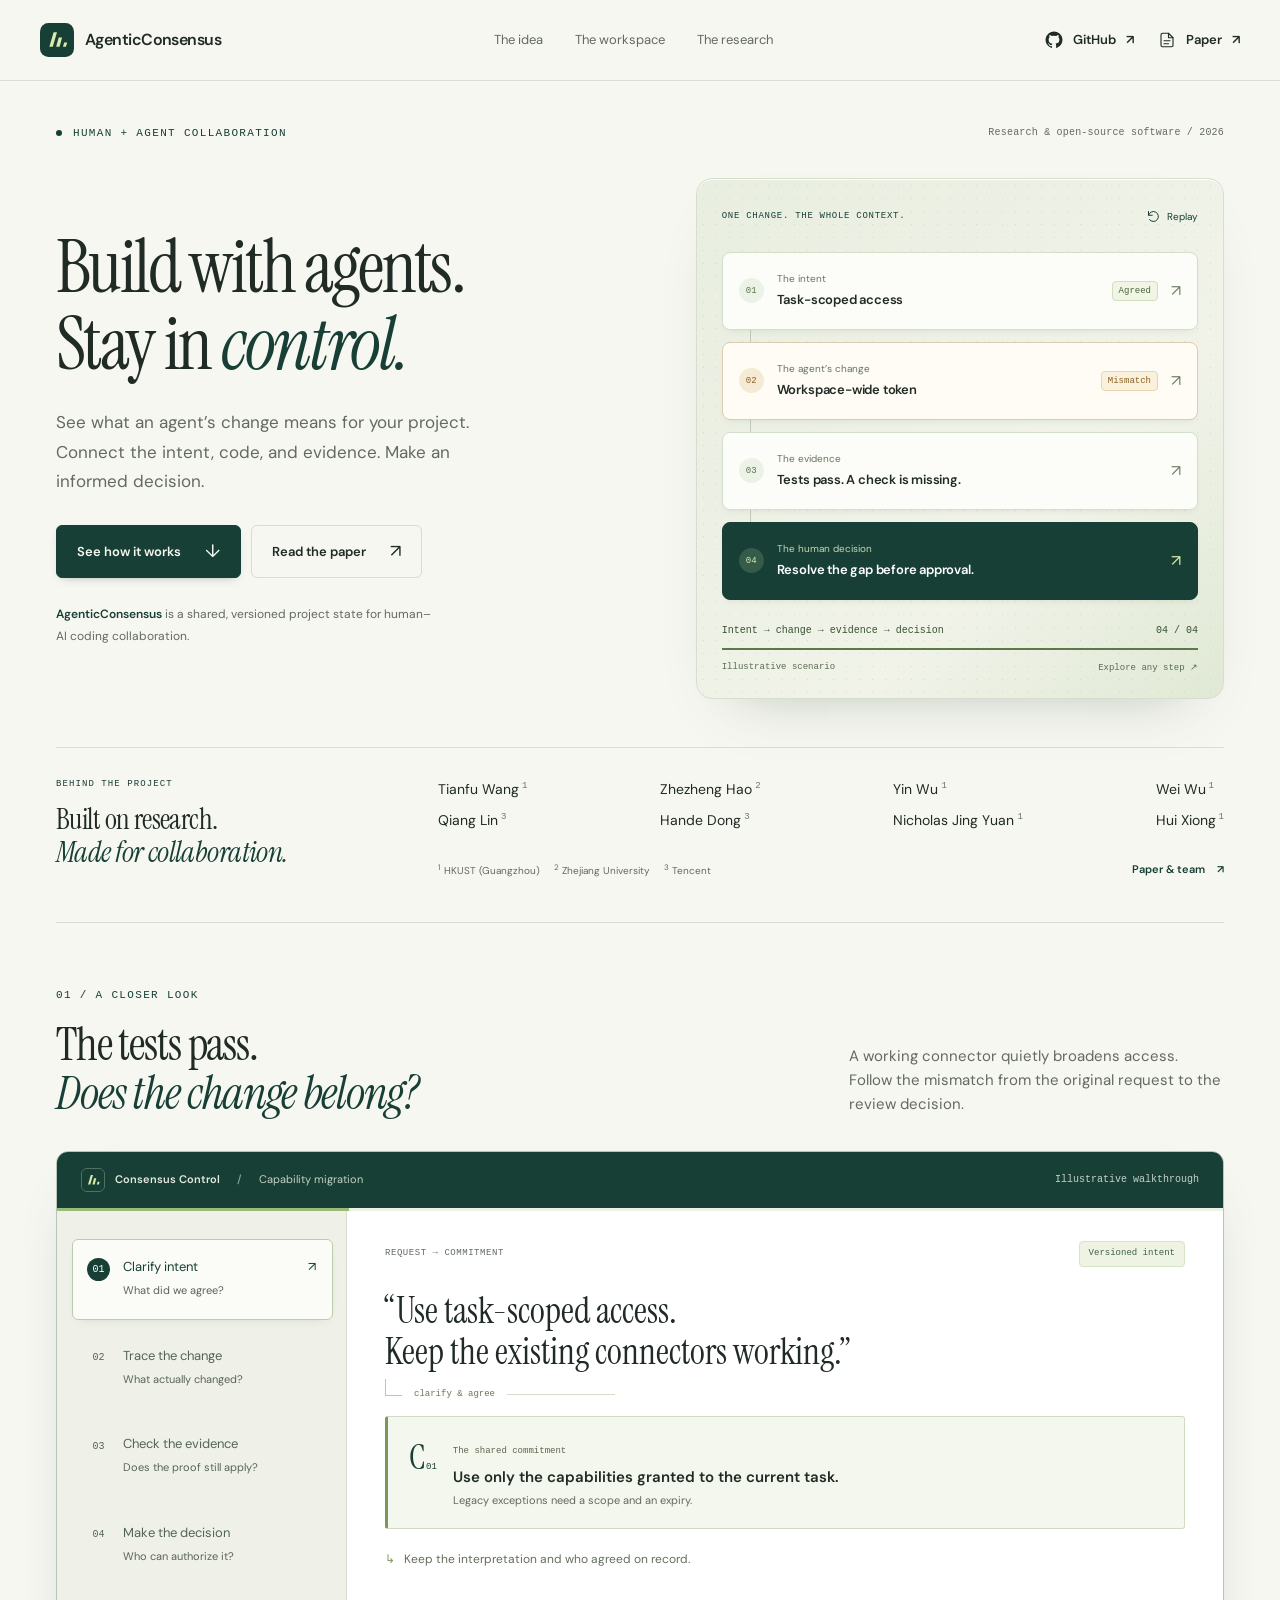
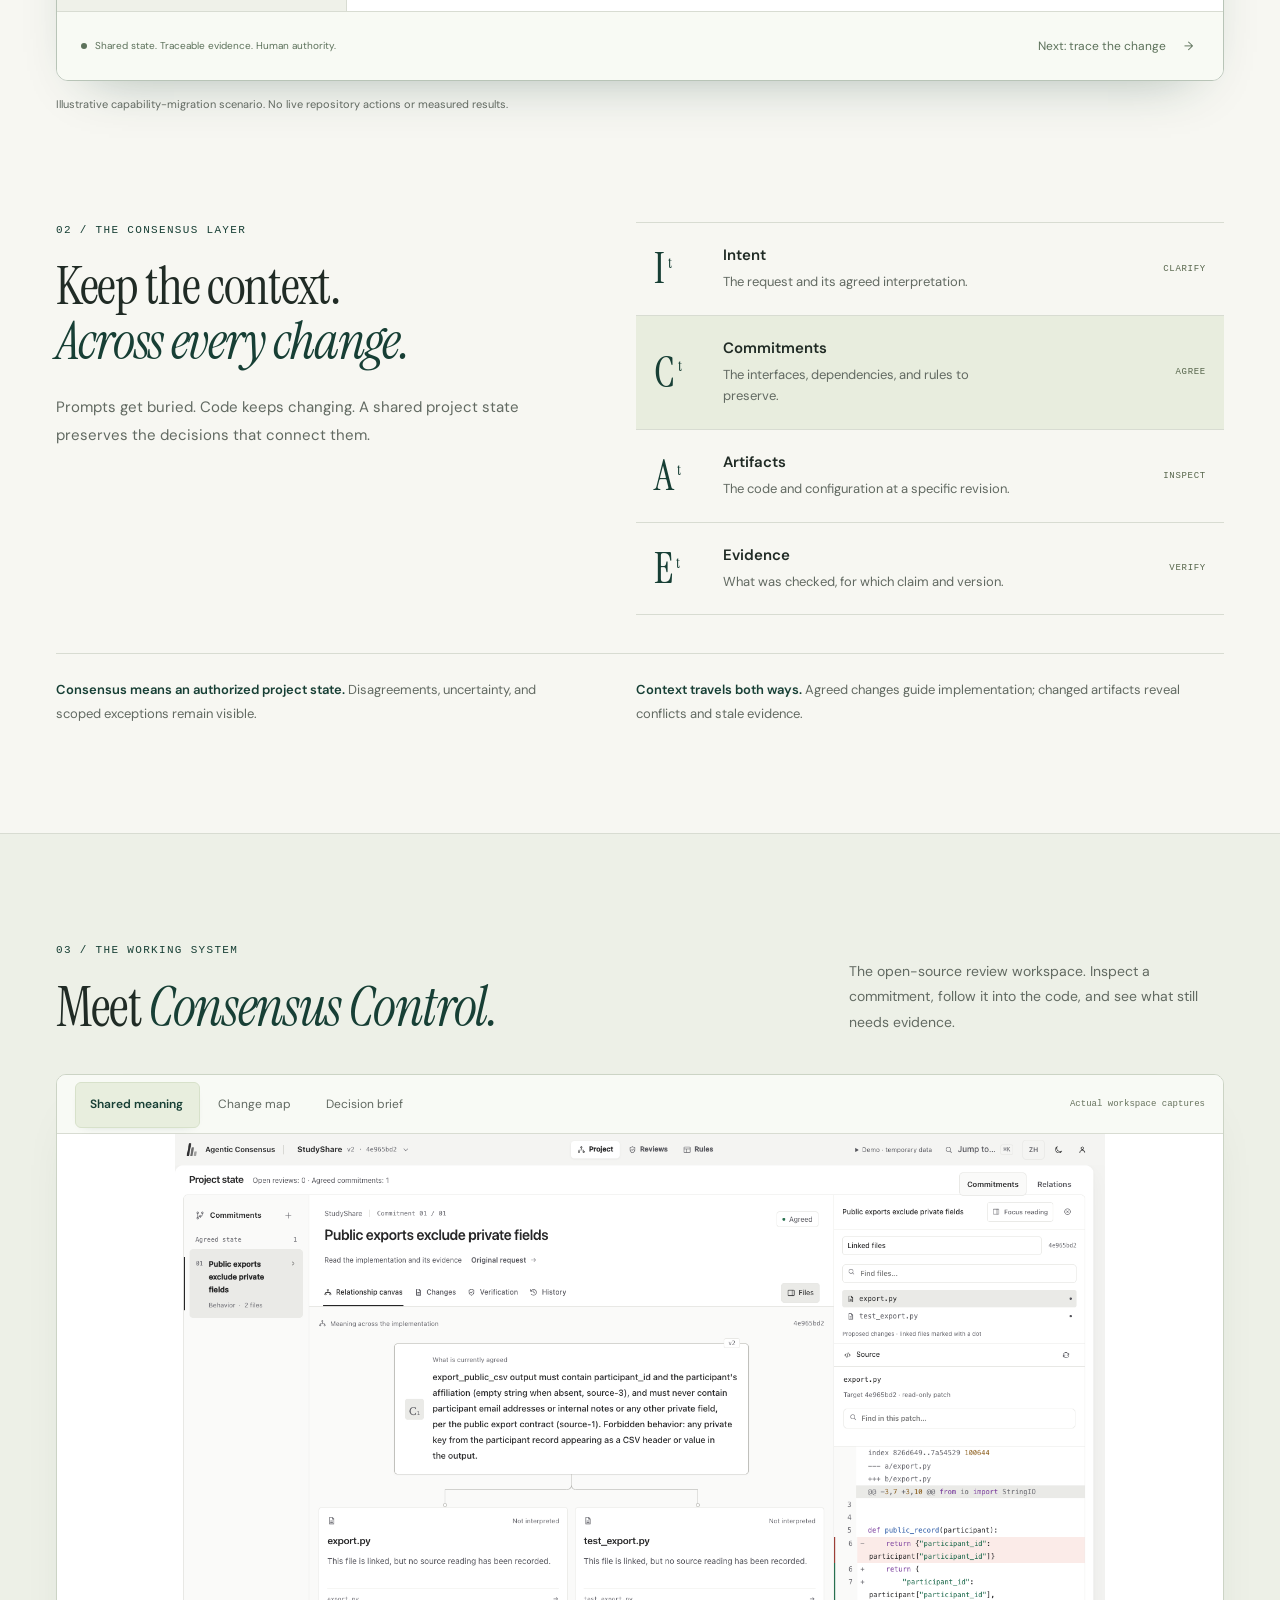
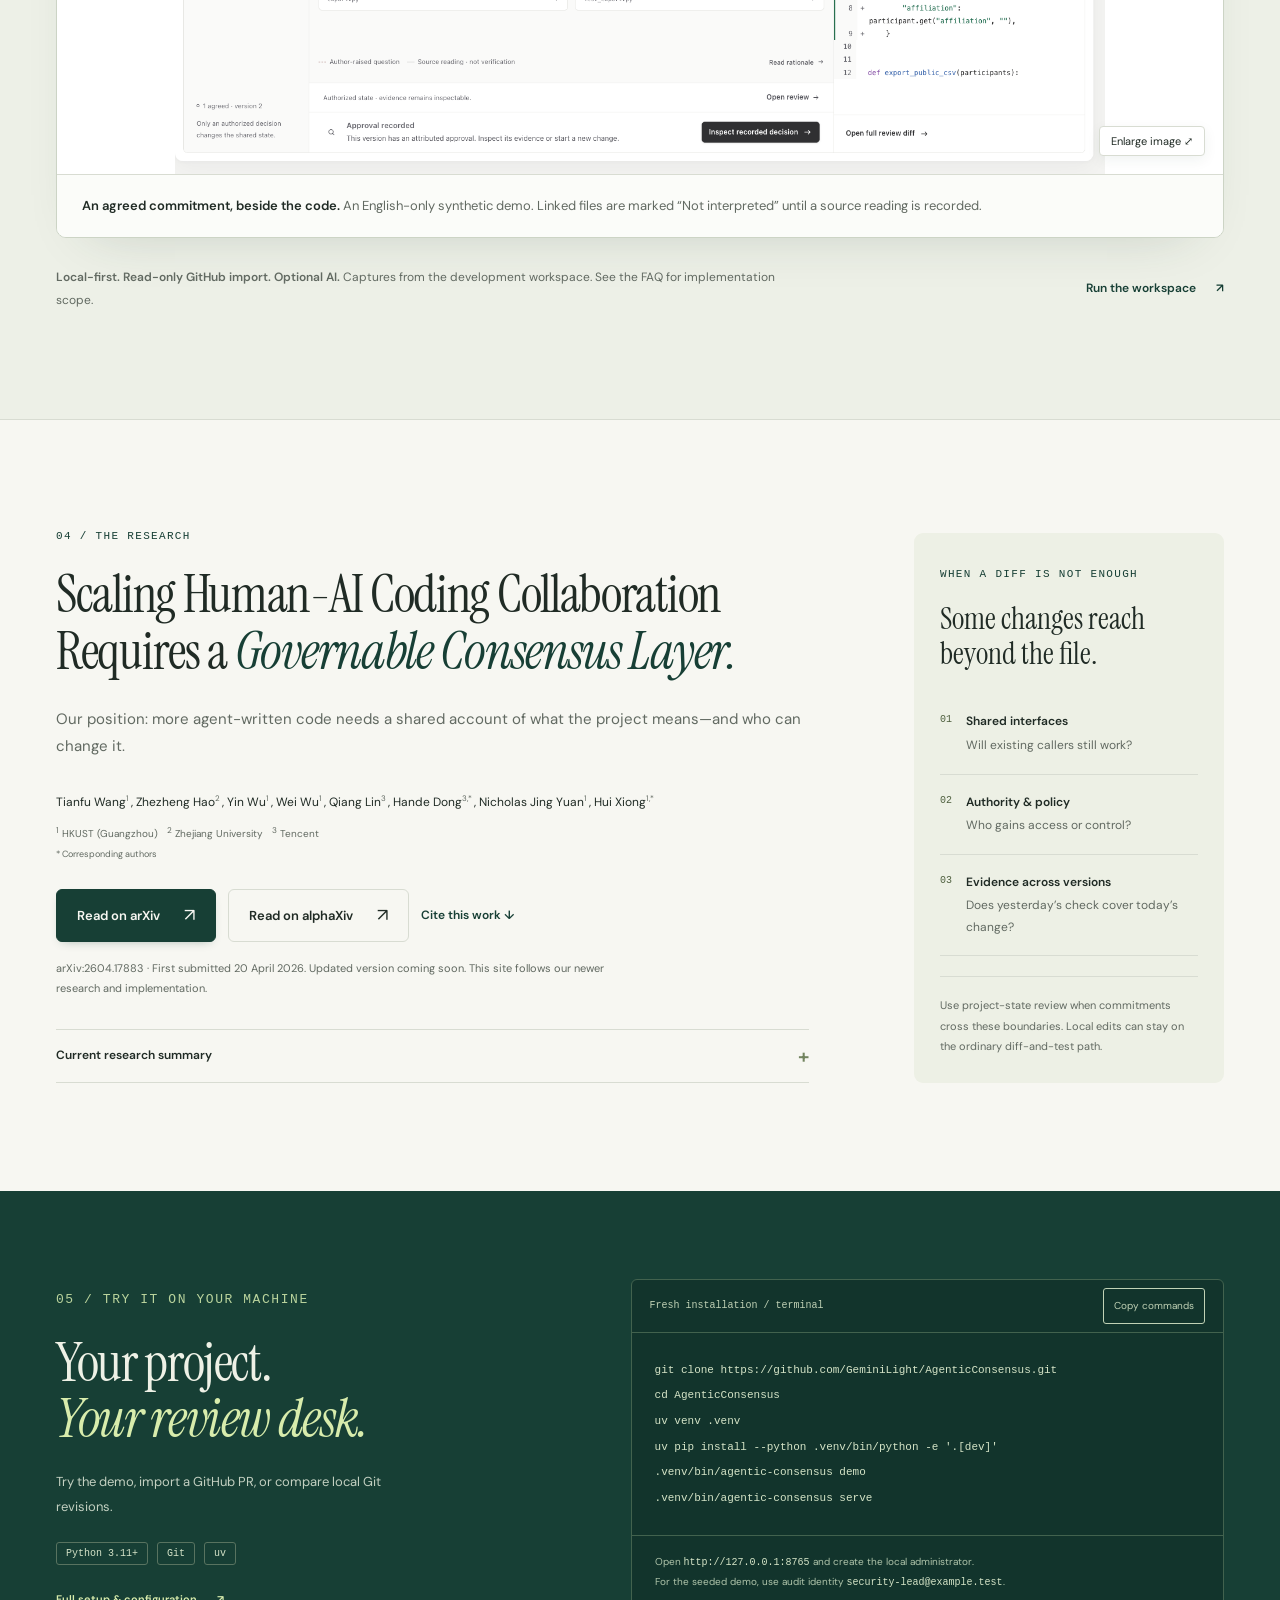
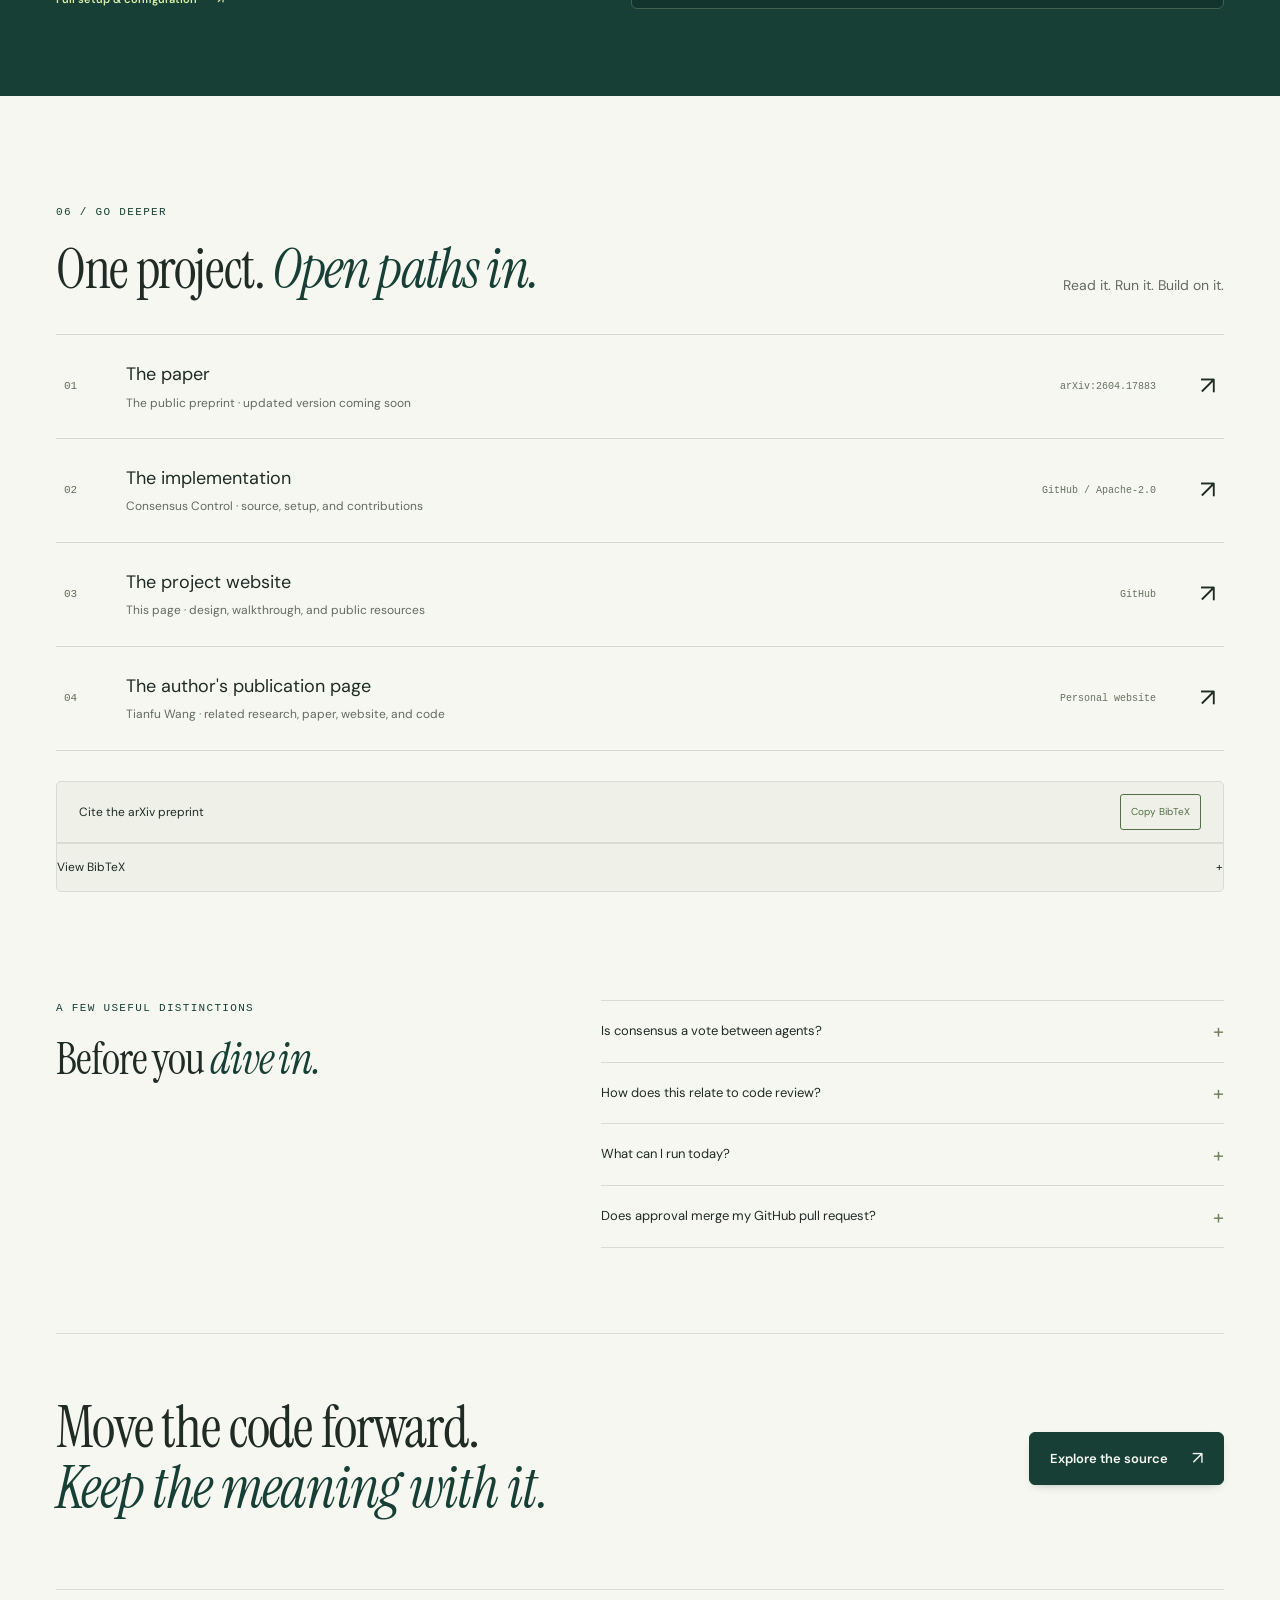
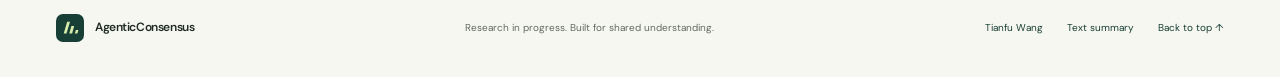
<file: website/index.html>
<!doctype html>
<html lang="en">
  <head>
    <meta charset="utf-8" />
    <meta name="viewport" content="width=device-width, initial-scale=1" />
    <title>AgenticConsensus — Human–AI Coding Collaboration</title>
    <meta
      name="description"
      content="AgenticConsensus is a shared, versioned project state for human–AI coding collaboration. Connect intent, code, evidence, and human decisions."
    />
    <meta
      name="author"
      content="Tianfu Wang, Zhezheng Hao, Yin Wu, Wei Wu, Qiang Lin, Hande Dong, Nicholas Jing Yuan, Hui Xiong"
    />
    <meta name="robots" content="index, follow, max-image-preview:large" />
    <meta name="theme-color" content="#f7f7f2" />
    <link
      rel="canonical"
      href="https://tianfu.wang/AgenticConsensus/"
    />
    <link rel="icon" href="./assets/mark.svg" type="image/svg+xml" />
    <link
      rel="apple-touch-icon"
      href="./assets/agentic-consensus-icon-192.png"
    />
    <link rel="manifest" href="./site.webmanifest" />
    <link
      rel="alternate"
      type="application/pdf"
      title="AgenticConsensus arXiv paper"
      href="https://arxiv.org/pdf/2604.17883"
    />
    <link
      rel="alternate"
      type="text/plain"
      title="Project summary"
      href="./llms.txt"
    />
    <link
      rel="preload"
      href="./assets/fonts/instrument-serif.ttf"
      as="font"
      type="font/ttf"
      crossorigin
    />
    <link
      rel="preload"
      href="./assets/fonts/dm-sans.ttf"
      as="font"
      type="font/ttf"
      crossorigin
    />
    <link rel="stylesheet" href="./styles.css?v=20261014-header" />
    <script src="./script.js?v=20261014-header" defer></script>
    <noscript
      ><style>
        .demo-panel[hidden],
        .screen-panel[hidden] {
          display: block !important;
        }
        .demo-panel,
        .screen-panel {
          border-top: 1px solid #d8dcd2;
        }
        .demo-tabs,
        .showcase-tabs,
        .next-step {
          display: none !important;
        }
        .demo-body {
          display: block;
        }
        @media (max-width: 760px) {
          .header-inner {
            flex-wrap: wrap;
            height: auto;
            padding-block: 12px;
          }
          .top-nav {
            display: flex;
            order: 3;
            width: 100%;
            justify-content: space-between;
          }
        }
      </style></noscript
    >
    <meta property="og:type" content="website" />
    <meta property="og:site_name" content="AgenticConsensus" />
    <meta
      property="og:title"
      content="AgenticConsensus — Human–AI Coding Collaboration"
    />
    <meta
      property="og:description"
      content="AgenticConsensus is a shared, versioned project state for human–AI coding collaboration. Connect intent, code, evidence, and human decisions."
    />
    <meta
      property="og:url"
      content="https://tianfu.wang/AgenticConsensus/"
    />
    <meta
      property="og:image"
      content="https://tianfu.wang/AgenticConsensus/assets/agentic-consensus-og.png?v=20261013-r2"
    />
    <meta property="og:image:width" content="1200" />
    <meta property="og:image:height" content="630" />
    <meta
      property="og:image:alt"
      content="AgenticConsensus: Build with agents. Stay in control. Intent, commitments, code, and evidence, linked by human decisions."
    />
    <meta name="twitter:card" content="summary_large_image" />
    <meta
      name="twitter:title"
      content="AgenticConsensus — Human–AI Coding Collaboration"
    />
    <meta
      name="twitter:description"
      content="AgenticConsensus is a shared, versioned project state for human–AI coding collaboration. Connect intent, code, evidence, and human decisions."
    />
    <meta
      name="twitter:image"
      content="https://tianfu.wang/AgenticConsensus/assets/agentic-consensus-og.png?v=20261013-r2"
    />
    <meta
      name="citation_title"
      content="Scaling Human-AI Coding Collaboration Requires a Governable Consensus Layer"
    />
    <meta name="citation_author" content="Wang, Tianfu" />
    <meta name="citation_author" content="Hao, Zhezheng" />
    <meta name="citation_author" content="Wu, Yin" />
    <meta name="citation_author" content="Wu, Wei" />
    <meta name="citation_author" content="Lin, Qiang" />
    <meta name="citation_author" content="Dong, Hande" />
    <meta name="citation_author" content="Yuan, Nicholas Jing" />
    <meta name="citation_author" content="Xiong, Hui" />
    <meta name="citation_publication_date" content="2026/04/20" />
    <meta name="citation_arxiv_id" content="2604.17883" />
    <meta name="citation_doi" content="10.48550/arXiv.2604.17883" />
    <meta name="citation_pdf_url" content="https://arxiv.org/pdf/2604.17883" />
    <script type="application/ld+json">
      {
        "@context": "https://schema.org",
        "@graph": [
          {
            "@type": "WebSite",
            "@id": "https://tianfu.wang/AgenticConsensus/#website",
            "name": "AgenticConsensus",
            "url": "https://tianfu.wang/AgenticConsensus/",
            "description": "AgenticConsensus is a shared, versioned project state for human–AI coding collaboration.",
            "about": { "@id": "https://tianfu.wang/AgenticConsensus/#project" },
            "inLanguage": "en"
          },
          {
            "@type": "CreativeWork",
            "@id": "https://tianfu.wang/AgenticConsensus/#project",
            "name": "AgenticConsensus",
            "description": "AgenticConsensus is a shared, versioned project state for human–AI coding collaboration.",
            "url": "https://tianfu.wang/AgenticConsensus/",
            "sameAs": "https://github.com/GeminiLight/AgenticConsensus",
            "subjectOf": { "@id": "https://tianfu.wang/AgenticConsensus/#paper" },
            "hasPart": { "@id": "https://tianfu.wang/AgenticConsensus/#code" }
          },
          {
            "@type": "Person",
            "@id": "https://tianfu.wang/#person",
            "name": "Tianfu Wang",
            "url": "https://tianfu.wang/",
            "sameAs": "https://github.com/GeminiLight"
          },
          {
            "@type": "ScholarlyArticle",
            "@id": "https://tianfu.wang/AgenticConsensus/#paper",
            "headline": "Scaling Human-AI Coding Collaboration Requires a Governable Consensus Layer",
            "description": "A research preprint on a governable consensus layer for human-AI coding collaboration.",
            "datePublished": "2026-04-20",
            "identifier": "arXiv:2604.17883",
            "sameAs": [
              "https://arxiv.org/abs/2604.17883",
              "https://www.alphaxiv.org/abs/2604.17883",
              "https://doi.org/10.48550/arXiv.2604.17883"
            ],
            "about": { "@id": "https://tianfu.wang/AgenticConsensus/#project" },
            "inLanguage": "en",
            "isAccessibleForFree": true,
            "url": "https://arxiv.org/abs/2604.17883",
            "encoding": {
              "@type": "MediaObject",
              "contentUrl": "https://arxiv.org/pdf/2604.17883",
              "encodingFormat": "application/pdf"
            },
            "author": [
              { "@type": "Person", "@id": "https://tianfu.wang/#person", "name": "Tianfu Wang" },
              { "@type": "Person", "name": "Zhezheng Hao" },
              { "@type": "Person", "name": "Yin Wu" },
              { "@type": "Person", "name": "Wei Wu" },
              { "@type": "Person", "name": "Qiang Lin" },
              { "@type": "Person", "name": "Hande Dong" },
              { "@type": "Person", "name": "Nicholas Jing Yuan" },
              { "@type": "Person", "name": "Hui Xiong" }
            ]
          },
          {
            "@type": "SoftwareSourceCode",
            "@id": "https://tianfu.wang/AgenticConsensus/#code",
            "name": "Consensus Control",
            "description": "A local-first, authenticated review workspace for evidence-backed agentic code changes.",
            "url": "https://github.com/GeminiLight/AgenticConsensus",
            "codeRepository": "https://github.com/GeminiLight/AgenticConsensus",
            "isBasedOn": { "@id": "https://tianfu.wang/AgenticConsensus/#paper" },
            "programmingLanguage": ["Python", "JavaScript"],
            "license": "https://www.apache.org/licenses/LICENSE-2.0",
            "runtimePlatform": "Python 3.11+"
          }
        ]
      }
    </script>
  </head>
  <body>
    <a class="skip-link" href="#main">Skip to content</a>
    <header class="site-header">
      <div class="header-inner">
        <a class="brand" href="#top" aria-label="AgenticConsensus home"
          ><img src="./assets/mark.svg" width="34" height="34" alt="" /><span
            >AgenticConsensus</span
          ></a
        >
        <nav class="top-nav" aria-label="Primary navigation">
          <a href="#walkthrough">The idea</a
          ><a href="#workspace">The workspace</a
          ><a href="#research">The research</a>
        </nav>
        <nav class="header-actions" aria-label="Project resources">
          <a
            class="header-link header-code"
            href="https://github.com/GeminiLight/AgenticConsensus"
            target="_blank"
            rel="noopener noreferrer"
            aria-label="GitHub repository (opens in a new tab)"
            ><svg viewBox="0 0 24 24" aria-hidden="true">
              <path d="M12 .75a11.25 11.25 0 0 0-3.56 21.93c.56.1.77-.24.77-.54v-2.1c-3.13.68-3.79-1.33-3.79-1.33-.51-1.3-1.25-1.65-1.25-1.65-1.03-.7.08-.69.08-.69 1.13.08 1.72 1.16 1.72 1.16 1 1.72 2.63 1.22 3.27.93.1-.73.39-1.22.72-1.5-2.5-.28-5.13-1.25-5.13-5.56 0-1.23.44-2.23 1.16-3.02-.12-.28-.5-1.43.11-2.98 0 0 .95-.3 3.09 1.15a10.75 10.75 0 0 1 5.62 0c2.15-1.45 3.1-1.15 3.1-1.15.61 1.55.23 2.7.11 2.98.72.79 1.16 1.79 1.16 3.02 0 4.32-2.63 5.27-5.14 5.55.4.35.76 1.03.76 2.08v3.11c0 .3.2.65.77.54A11.25 11.25 0 0 0 12 .75Z" /></svg
            >GitHub <span aria-hidden="true">↗</span></a
          >
          <a
            class="header-link header-paper"
            href="https://arxiv.org/abs/2604.17883"
            target="_blank"
            rel="noopener noreferrer"
            aria-label="Paper on arXiv (opens in a new tab)"
            ><svg viewBox="0 0 24 24" aria-hidden="true">
              <path d="M14 3H6a2 2 0 0 0-2 2v14a2 2 0 0 0 2 2h12a2 2 0 0 0 2-2V9Z" />
              <path d="M14 3v6h6M8 13h8M8 17h6" /></svg
            >Paper <span aria-hidden="true">↗</span></a
          >
        </nav>
        <button
          class="menu-toggle"
          type="button"
          aria-expanded="false"
          aria-controls="mobile-nav"
          hidden
        >
          Menu <span aria-hidden="true">+</span>
        </button>
      </div>
      <nav
        class="mobile-nav"
        id="mobile-nav"
        aria-label="Mobile navigation"
        hidden
      >
        <a href="#walkthrough">The idea</a><a href="#workspace">The workspace</a
        ><a href="#research">The research</a><a href="#resources">Resources</a>
      </nav>
    </header>

    <main id="main">
      <section class="hero wrap" id="top" aria-labelledby="hero-title">
        <div class="hero-eyebrow">
          <span class="eyebrow"
            ><i class="status-dot" aria-hidden="true"></i>Human + agent
            collaboration</span
          ><span class="edition"
            >Research &amp; open-source software / 2026</span
          >
        </div>
        <div class="hero-layout">
          <div class="hero-copy">
            <h1 id="hero-title">
              Build with agents.<br />Stay in <em>control.</em>
            </h1>
            <p class="hero-description">
              See what an agent’s change means for your project. Connect the
              intent, code, and evidence. Make an informed decision.
            </p>
            <div class="hero-actions">
              <a class="button primary" href="#walkthrough"
                >See how it works <span aria-hidden="true">↓</span></a
              >
              <a
                class="button secondary"
                href="https://arxiv.org/abs/2604.17883"
                >Read the paper <span aria-hidden="true">↗</span></a
              >
            </div>
            <p class="hero-definition">
              <strong>AgenticConsensus</strong> is a shared, versioned project
              state for human–AI coding collaboration.
            </p>
          </div>
          <div
            class="hero-trace"
            role="group"
            aria-label="Illustrative review: follow a change from intent to a human decision"
          >
            <div class="trace-heading">
              <span class="eyebrow">One change. The whole context.</span
              ><button class="trace-replay" type="button" data-replay-trace hidden aria-label="Replay the illustrative review trace"><svg viewBox="0 0 24 24" aria-hidden="true"><path d="M4 10a8 8 0 1 1 1.5 7M4 4v6h6"/></svg><span>Replay</span></button>
            </div>
            <div class="trace-nodes">
              <a class="trace-node" href="#walkthrough" data-jump-step="intent">
                <span class="trace-index" aria-hidden="true">01</span
                ><span class="trace-content"
                  ><small>The intent</small
                  ><strong>Task-scoped access</strong></span
                ><span class="trace-tag">Agreed</span
                ><span class="trace-arrow" aria-hidden="true">↗</span>
              </a>
              <a
                class="trace-node trace-change"
                href="#walkthrough"
                data-jump-step="change"
              >
                <span class="trace-index" aria-hidden="true">02</span
                ><span class="trace-content"
                  ><small>The agent’s change</small
                  ><strong>Workspace-wide token</strong></span
                ><span class="trace-tag amber">Mismatch</span
                ><span class="trace-arrow" aria-hidden="true">↗</span>
              </a>
              <a
                class="trace-node"
                href="#walkthrough"
                data-jump-step="evidence"
              >
                <span class="trace-index" aria-hidden="true">03</span
                ><span class="trace-content"
                  ><small>The evidence</small
                  ><strong>Tests pass. A check is missing.</strong></span
                ><span class="trace-arrow" aria-hidden="true">↗</span>
              </a>
              <a
                class="trace-node trace-human"
                href="#walkthrough"
                data-jump-step="decision"
              >
                <span class="trace-index" aria-hidden="true">04</span
                ><span class="trace-content"
                  ><small>The human decision</small
                  ><strong>Resolve the gap before approval.</strong></span
                ><span class="trace-arrow" aria-hidden="true">↗</span>
              </a>
            </div>
            <div class="trace-playback" aria-hidden="true"><span data-trace-status>Intent → change → evidence → decision</span><span class="trace-time" data-trace-count>04 / 04</span><div class="trace-timeline"><span></span></div></div>
            <p class="trace-caption">Illustrative scenario <span>Explore any step ↗</span></p>
          </div>
        </div>
        <div class="hero-credits" role="group" aria-label="Research team">
          <div class="credits-heading">
            <p class="eyebrow">Behind the project</p>
            <h2>Built on research.<br /><em>Made for collaboration.</em></h2>
          </div>
          <div class="credits-team">
            <p class="hero-authors">
              <span><a href="https://tianfu.wang/">Tianfu Wang</a><sup>1</sup></span><span>Zhezheng Hao<sup>2</sup></span>
              <span>Yin Wu<sup>1</sup></span><span>Wei Wu<sup>1</sup></span>
              <span>Qiang Lin<sup>3</sup></span><span>Hande Dong<sup>3</sup></span>
              <span>Nicholas Jing Yuan<sup>1</sup></span><span>Hui Xiong<sup>1</sup></span>
            </p>
            <div class="credits-meta">
              <p class="hero-institutions"><span><sup>1</sup> HKUST (Guangzhou)</span><span><sup>2</sup> Zhejiang University</span><span><sup>3</sup> Tencent</span></p>
              <a class="text-link" href="#research">Paper &amp; team <span aria-hidden="true">↗</span></a>
            </div>
          </div>
        </div>
      </section>

      <section
        class="walkthrough wrap"
        id="walkthrough"
        aria-labelledby="walkthrough-title"
      >
        <div class="walkthrough-intro">
          <div>
            <p class="eyebrow">01 / A closer look</p>
            <h2 id="walkthrough-title">
              The tests pass.<br /><em>Does the change belong?</em>
            </h2>
          </div>
          <p>
            A working connector quietly broadens access. Follow the mismatch
            from the original request to the review decision.
          </p>
        </div>
        <div class="review-demo" data-tabs>
          <div class="demo-topbar">
            <span class="demo-name"
              ><img src="./assets/mark.svg" width="24" height="24" alt="" />
              Consensus Control <span class="demo-divider">/</span>
              <span>Capability migration</span></span
            ><span class="demo-label">Illustrative walkthrough</span>
          </div>
          <div class="demo-progress" aria-hidden="true"><span></span></div>
          <div class="demo-body">
            <div
              class="demo-tabs"
              role="tablist"
              aria-label="Walkthrough steps"
              aria-orientation="vertical"
            >
              <button
                id="step-intent"
                role="tab"
                aria-selected="true"
                aria-controls="panel-intent"
                tabindex="0"
              >
                <span class="step-number">01</span
                ><span>Clarify intent<small>What did we agree?</small></span
                ><span class="step-arrow" aria-hidden="true">↗</span>
              </button>
              <button
                id="step-change"
                role="tab"
                aria-selected="false"
                aria-controls="panel-change"
                tabindex="-1"
              >
                <span class="step-number">02</span
                ><span
                  >Trace the change<small>What actually changed?</small></span
                ><span class="step-arrow" aria-hidden="true">↗</span>
              </button>
              <button
                id="step-evidence"
                role="tab"
                aria-selected="false"
                aria-controls="panel-evidence"
                tabindex="-1"
              >
                <span class="step-number">03</span
                ><span
                  >Check the evidence<small
                    >Does the proof still apply?</small
                  ></span
                ><span class="step-arrow" aria-hidden="true">↗</span>
              </button>
              <button
                id="step-decision"
                role="tab"
                aria-selected="false"
                aria-controls="panel-decision"
                tabindex="-1"
              >
                <span class="step-number">04</span
                ><span
                  >Make the decision<small>Who can authorize it?</small></span
                ><span class="step-arrow" aria-hidden="true">↗</span>
              </button>
            </div>
            <div class="demo-content">
              <section
                class="demo-panel"
                id="panel-intent"
                role="tabpanel"
                aria-labelledby="step-intent"
                tabindex="0"
              >
                <div class="panel-meta">
                  <span>REQUEST → COMMITMENT</span
                  ><span class="pill">Versioned intent</span>
                </div>
                <blockquote>
                  “Use task-scoped access.<br />Keep the existing connectors
                  working.”
                </blockquote>
                <div class="intent-line" aria-hidden="true">
                  <span></span><span>clarify &amp; agree</span><span></span>
                </div>
                <div class="commitment">
                  <span class="commitment-symbol">C<span>01</span></span>
                  <div>
                    <span class="small-label">The shared commitment</span>
                    <h3>
                      Use only the capabilities granted to the current task.
                    </h3>
                    <p>Legacy exceptions need a scope and an expiry.</p>
                  </div>
                </div>
                <p class="panel-note">
                  <span aria-hidden="true">↳</span> Keep the interpretation and
                  who agreed on record.
                </p>
              </section>
              <section
                class="demo-panel"
                id="panel-change"
                role="tabpanel"
                aria-labelledby="step-change"
                tabindex="0"
                hidden
              >
                <div class="panel-meta">
                  <span>COMMITMENT → ARTIFACT</span
                  ><span class="pill warning">Needs inspection</span>
                </div>
                <h3 class="panel-title">
                  A small import.<br />A bigger change in authority.
                </h3>
                <div
                  class="code-diff"
                  role="group"
                  aria-label="Illustrative Python import change"
                >
                  <div class="code-file">
                    connector.py <span>Illustrative diff</span>
                  </div>
                  <code
                    ><span class="line-removed"
                      >− from task_auth import get_token</span
                    ><span class="line-added"
                      >+ from workspace_auth import get_token</span
                    ></code
                  >
                </div>
                <div class="relation-path">
                  <span>Connector</span><span aria-hidden="true">→</span
                  ><span class="risk-node">Workspace token</span
                  ><span aria-hidden="true">≠</span><span>Task scope</span>
                </div>
                <p class="panel-note">
                  The new dependency may violate task scope. Dynamic credential
                  resolution can remain unobservable.
                </p>
              </section>
              <section
                class="demo-panel"
                id="panel-evidence"
                role="tabpanel"
                aria-labelledby="step-evidence"
                tabindex="0"
                hidden
              >
                <div class="panel-meta">
                  <span>ARTIFACT → EVIDENCE</span
                  ><span class="pill warning">Coverage gap</span>
                </div>
                <h3 class="panel-title">
                  Passing tests.<br />Unanswered questions.
                </h3>
                <div class="evidence-list">
                  <div>
                    <span
                      ><b>Unit tests</b
                      ><small>Mocks allow every tool</small></span
                    ><span class="evidence-status pass"
                      >Pass · limited scope</span
                    >
                  </div>
                  <div>
                    <span
                      ><b>Runtime access trace</b
                      ><small>Recorded against an older revision</small></span
                    ><span class="evidence-status stale">Stale</span>
                  </div>
                  <div>
                    <span
                      ><b>Denied-capability check</b
                      ><small>Required for the proposed revision</small></span
                    ><span class="evidence-status missing">Missing</span>
                  </div>
                </div>
                <p class="panel-note">
                  Evidence must support this claim, on this version—not just
                  show a passing result.
                </p>
              </section>
              <section
                class="demo-panel"
                id="panel-decision"
                role="tabpanel"
                aria-labelledby="step-decision"
                tabindex="0"
                hidden
              >
                <div class="panel-meta">
                  <span>EVIDENCE → HUMAN DECISION</span
                  ><span class="pill warning">Admission blocked</span>
                </div>
                <h3 class="panel-title">
                  Agents propose.<br />Humans authorize.
                </h3>
                <div class="decision-reason">
                  <span class="decision-icon" aria-hidden="true">!</span>
                  <div>
                    <b>Not ready to approve</b>
                    <p>
                      Resolve the access-policy mismatch and supply current
                      evidence.
                    </p>
                  </div>
                </div>
                <div class="decision-options">
                  <span>Request a rebase</span
                  ><span>Record a bounded waiver*</span
                  ><span>Reject the proposal</span>
                </div>
                <p class="panel-note">
                  * Only where policy permits. Every decision records its actor,
                  rationale, scope, and exact project version.
                </p>
              </section>
            </div>
          </div>
          <div class="demo-footer">
            <span
              ><i class="status-dot" aria-hidden="true"></i>Shared state.
              Traceable evidence. Human authority.</span
            ><button type="button" class="next-step" data-next-step>
              Next: trace the change <span aria-hidden="true">→</span>
            </button>
          </div>
        </div>
        <p class="figure-note">
          Illustrative capability-migration scenario. No live repository actions
          or measured results.
        </p>
      </section>

      <section
        class="concept wrap section-space"
        id="layer"
        aria-labelledby="concept-title"
      >
        <div class="section-heading">
          <p class="eyebrow">02 / The consensus layer</p>
          <h2 id="concept-title">
            Keep the context.<br /><em>Across every change.</em>
          </h2>
          <p>
            Prompts get buried. Code keeps changing. A shared project state
            preserves the decisions that connect them.
          </p>
        </div>
        <div
          class="state-model"
          role="group"
          aria-label="Four parts of the versioned project state"
        >
          <article>
            <span class="state-symbol">I<sup>t</sup></span>
            <div>
              <h3>Intent</h3>
              <p>The request and its agreed interpretation.</p>
            </div>
            <span class="state-verb">Clarify</span>
          </article>
          <article class="state-highlight">
            <span class="state-symbol">C<sup>t</sup></span>
            <div>
              <h3>Commitments</h3>
              <p>The interfaces, dependencies, and rules to preserve.</p>
            </div>
            <span class="state-verb">Agree</span>
          </article>
          <article>
            <span class="state-symbol">A<sup>t</sup></span>
            <div>
              <h3>Artifacts</h3>
              <p>The code and configuration at a specific revision.</p>
            </div>
            <span class="state-verb">Inspect</span>
          </article>
          <article>
            <span class="state-symbol">E<sup>t</sup></span>
            <div>
              <h3>Evidence</h3>
              <p>What was checked, for which claim and version.</p>
            </div>
            <span class="state-verb">Verify</span>
          </article>
        </div>
        <div class="concept-bottom">
          <p>
            <strong>Consensus means an authorized project state.</strong>
            Disagreements, uncertainty, and scoped exceptions remain visible.
          </p>
          <p>
            <strong>Context travels both ways.</strong> Agreed changes guide
            implementation; changed artifacts reveal conflicts and stale
            evidence.
          </p>
        </div>
      </section>

      <section
        class="workspace-section section-space"
        id="workspace"
        aria-labelledby="workspace-title"
      >
        <div class="wrap">
          <div class="section-heading split-heading">
            <div>
              <p class="eyebrow">03 / The working system</p>
              <h2 id="workspace-title">Meet <em>Consensus Control.</em></h2>
            </div>
            <p>
              The open-source review workspace. Inspect a commitment, follow it
              into the code, and see what still needs evidence.
            </p>
          </div>
          <div class="workspace-showcase" data-tabs>
            <div class="showcase-toolbar">
              <div
                class="showcase-tabs"
                role="tablist"
                aria-label="Workspace views"
              >
                <button
                  id="view-commitments"
                  role="tab"
                  aria-selected="true"
                  aria-controls="screen-commitments"
                  tabindex="0"
                >
                  Shared meaning</button
                ><button
                  id="view-map"
                  role="tab"
                  aria-selected="false"
                  aria-controls="screen-map"
                  tabindex="-1"
                >
                  Change map</button
                ><button
                  id="view-decision"
                  role="tab"
                  aria-selected="false"
                  aria-controls="screen-decision"
                  tabindex="-1"
                >
                  Decision brief
                </button>
              </div>
              <span class="capture-label">Actual workspace captures</span>
            </div>
            <div class="showcase-content">
            <div
              id="screen-commitments"
              class="screen-panel"
              role="tabpanel"
              aria-labelledby="view-commitments"
              tabindex="0"
            >
              <a
                class="screenshot-link"
                href="./assets/workspace.png?v=20261013-en"
                target="_blank"
                rel="noopener"
                aria-label="Open full-size shared meaning workspace screenshot"
                ><img
                  src="./assets/workspace.png?v=20261013-en"
                  width="1600"
                  height="1100"
                  alt="English-only StudyShare demo: an agreed public-export commitment beside version-pinned source code. Two linked files are marked Not interpreted; the temporary-demo notice remains visible."
                  loading="lazy"
                /><span class="image-expand">Enlarge image ⤢</span></a
              >
              <p class="screen-caption">
                <b>An agreed commitment, beside the code.</b> An English-only
                synthetic demo. Linked files are marked “Not interpreted” until
                a source reading is recorded.
              </p>
            </div>
            <div
              id="screen-map"
              class="screen-panel"
              role="tabpanel"
              aria-labelledby="view-map"
              tabindex="0"
              hidden
            >
              <a
                class="screenshot-link"
                href="./assets/change-map.png"
                target="_blank"
                rel="noopener"
                aria-label="Open full-size change map screenshot"
                ><img
                  src="./assets/change-map.png"
                  width="2484"
                  height="1698"
                  alt="A real review change map groups 17 files by directory, with evidence records and tests marked not run. Tile area represents changed lines, not risk."
                  loading="lazy"
                /><span class="image-expand">Enlarge image ⤢</span></a
              >
              <p class="screen-caption">
                <b>See the shape of a change.</b> Tile size shows changed lines,
                not risk. Evidence gaps remain visible.
              </p>
            </div>
            <div
              id="screen-decision"
              class="screen-panel"
              role="tabpanel"
              aria-labelledby="view-decision"
              tabindex="0"
              hidden
            >
              <div class="decision-screen">
                <span class="eyebrow">The decision follows the evidence</span
                ><a
                  class="screenshot-link"
                  href="./assets/decision.png"
                  target="_blank"
                  rel="noopener"
                  aria-label="Open full-size decision brief screenshot"
                  ><img
                    src="./assets/decision.png"
                    width="2484"
                    height="369"
                    alt="Not ready to approve. Approval is blocked by tests that have not run and three missing evidence records."
                    loading="lazy"
                /></a>
                <p>
                  Three claims still need evidence. Approval stays blocked until
                  the requirements are resolved.
                </p>
              </div>
              <p class="screen-caption">
                <b>Know what blocks approval.</b> An AI answer can inform a
                decision; it cannot authorize one.
              </p>
            </div>
          </div>
          </div>
          <div class="workspace-details">
            <p>
              <strong
                >Local-first. Read-only GitHub import. Optional AI.</strong
              >
              Captures from the development workspace. See the FAQ for
              implementation scope.
            </p>
            <a
              class="text-link"
              href="https://github.com/GeminiLight/AgenticConsensus#run-locally"
              >Run the workspace <span aria-hidden="true">↗</span></a
            >
          </div>
        </div>
      </section>

      <section
        class="research wrap section-space"
        id="research"
        aria-labelledby="research-title"
      >
        <div class="paper-main">
          <p class="eyebrow">04 / The research</p>
          <h2 id="research-title">
            Scaling Human-AI Coding Collaboration Requires a
            <em>Governable Consensus Layer.</em>
          </h2>
          <p class="paper-position">
            Our position: more agent-written code needs a shared account of what
            the project means—and who can change it.
          </p>
          <div class="authors">
            <a href="https://tianfu.wang/">Tianfu Wang</a><sup>1</sup>, Zhezheng Hao<sup>2</sup>, Yin
            Wu<sup>1</sup>, Wei Wu<sup>1</sup>, Qiang Lin<sup>3</sup>, Hande
            Dong<sup>3,*</sup>, Nicholas Jing Yuan<sup>1</sup>, Hui Xiong<sup
              >1,*</sup
            >
          </div>
          <p class="affiliations">
            <sup>1</sup> HKUST (Guangzhou) &nbsp; <sup>2</sup> Zhejiang
            University &nbsp; <sup>3</sup> Tencent<br /><span
              >* Corresponding authors</span
            >
          </p>
          <div class="paper-actions">
            <a class="button primary" href="https://arxiv.org/abs/2604.17883"
              >Read on arXiv <span aria-hidden="true">↗</span></a
            ><a
              class="button secondary"
              href="https://www.alphaxiv.org/abs/2604.17883"
              >Read on alphaXiv <span aria-hidden="true">↗</span></a
            ><a class="text-link" href="#citation">Cite this work ↓</a>
          </div>
          <p class="paper-version">
            arXiv:2604.17883 · First submitted 20 April 2026.
            Updated version coming soon. This site follows
            our newer research and implementation.
          </p>
          <details class="abstract">
            <summary>
              Current research summary <span aria-hidden="true">+</span>
            </summary>
            <p>
              Code records what was built. It does not, by itself, explain the
              choices a project has agreed to preserve. AgenticConsensus links
              intent, commitments, artifacts, and evidence in a versioned
              project state that people and agents can inspect and revise.
            </p>
            <p>
              Agreed changes guide implementation. Updated artifacts reveal
              conflicts, gaps, and stale evidence. Consensus Control puts this
              approach into a review workspace, with humans retaining decision
              authority.
            </p>
          </details>
        </div>
        <aside
          class="research-note"
          id="evaluation"
          aria-labelledby="study-title"
        >
          <span class="eyebrow">When a diff is not enough</span>
          <h3 id="study-title">Some changes reach beyond the file.</h3>
          <div class="research-questions">
            <div>
              <span>01</span>
              <p><b>Shared interfaces</b>Will existing callers still work?</p>
            </div>
            <div>
              <span>02</span>
              <p><b>Authority &amp; policy</b>Who gains access or control?</p>
            </div>
            <div>
              <span>03</span>
              <p>
                <b>Evidence across versions</b>Does yesterday’s check cover
                today’s change?
              </p>
            </div>
          </div>
          <p class="study-limit">
            Use project-state review when commitments cross these boundaries.
            Local edits can stay on the ordinary diff-and-test path.
          </p>
        </aside>
      </section>

      <section class="start-section" id="start" aria-labelledby="start-title">
        <div class="wrap start-grid">
          <div>
            <p class="eyebrow">05 / Try it on your machine</p>
            <h2 id="start-title">
              Your project.<br /><em>Your review desk.</em>
            </h2>
            <p>
              Try the demo, import a GitHub PR, or compare local Git revisions.
            </p>
            <div class="requirements">
              <span>Python 3.11+</span><span>Git</span><span>uv</span>
            </div>
            <a
              class="text-link"
              href="https://github.com/GeminiLight/AgenticConsensus/blob/main/docs/usage.md"
              >Full setup &amp; configuration
              <span aria-hidden="true">↗</span></a
            >
          </div>
          <div class="terminal">
            <div class="terminal-bar">
              <span>Fresh installation / terminal</span
              ><button
                class="copy-button"
                type="button"
                data-copy="quickstart"
                hidden
              >
                Copy commands
              </button>
            </div>
            <pre
              role="region"
              tabindex="0"
              aria-label="Local installation commands"
            ><code id="quickstart">git clone https://github.com/GeminiLight/AgenticConsensus.git
cd AgenticConsensus
uv venv .venv
uv pip install --python .venv/bin/python -e '.[dev]'
.venv/bin/agentic-consensus demo
.venv/bin/agentic-consensus serve</code></pre>
            <div class="terminal-note">
              Open <code>http://127.0.0.1:8765</code> and create the local
              administrator.<br />For the seeded demo, use audit identity
              <code>security-lead@example.test</code>.
            </div>
          </div>
        </div>
      </section>

      <section
        class="resources wrap section-space"
        id="resources"
        aria-labelledby="resources-title"
      >
        <div class="section-heading split-heading">
          <div>
            <p class="eyebrow">06 / Go deeper</p>
            <h2 id="resources-title">One project. <em>Open paths in.</em></h2>
          </div>
          <p>Read it. Run it. Build on it.</p>
        </div>
        <div class="resource-list">
          <a href="https://arxiv.org/abs/2604.17883"
            ><span class="resource-index">01</span
            ><span
              ><b>The paper</b
              ><small
                >The public preprint · updated version coming soon</small
              ></span
            ><span class="resource-kind">arXiv:2604.17883</span
            ><span class="resource-arrow" aria-hidden="true">↗</span></a
          ><a href="https://github.com/GeminiLight/AgenticConsensus"
            ><span class="resource-index">02</span
            ><span
              ><b>The implementation</b
              ><small
                >Consensus Control · source, setup, and contributions</small
              ></span
            ><span class="resource-kind">GitHub / Apache-2.0</span
            ><span class="resource-arrow" aria-hidden="true">↗</span></a
          ><a href="https://github.com/GeminiLight/AgenticConsensus/tree/main/website"
            ><span class="resource-index">03</span
            ><span
              ><b>The project website</b
              ><small
                >This page · design, walkthrough, and public resources</small
              ></span
            ><span class="resource-kind">GitHub</span
            ><span class="resource-arrow" aria-hidden="true">↗</span></a
          ><a href="https://tianfu.wang/publications/#consensus-layer"
            ><span class="resource-index">04</span
            ><span
              ><b>The author's publication page</b
              ><small>Tianfu Wang · related research, paper, website, and code</small
              ></span
            ><span class="resource-kind">Personal website</span
            ><span class="resource-arrow" aria-hidden="true">↗</span></a
          >
        </div>
        <div class="citation" id="citation">
          <div class="citation-heading">
            <h3>Cite the arXiv preprint</h3>
            <button class="copy-button" type="button" data-copy="bibtex" hidden>
              Copy BibTeX
            </button>
          </div>
          <details class="citation-source">
            <summary>View BibTeX <span aria-hidden="true">+</span></summary>
            <pre
              role="region"
              tabindex="0"
              aria-label="BibTeX citation"
            ><code id="bibtex">@misc{wang2026scalinghumanaicodingcollaboration,
  title = {Scaling Human-AI Coding Collaboration Requires a Governable Consensus Layer},
  author = {Wang, Tianfu and Hao, Zhezheng and Wu, Yin and Wu, Wei and Lin, Qiang and Dong, Hande and Yuan, Nicholas Jing and Xiong, Hui},
  year = {2026},
  eprint = {2604.17883},
  archivePrefix = {arXiv},
  doi = {10.48550/arXiv.2604.17883},
  url = {https://arxiv.org/abs/2604.17883}
}</code></pre>
          </details>
        </div>
      </section>

      <section class="faq wrap" id="faq" aria-labelledby="faq-title">
        <div>
          <p class="eyebrow">A few useful distinctions</p>
          <h2 id="faq-title">Before you <em>dive in.</em></h2>
        </div>
        <div class="faq-list">
          <details>
            <summary>
              Is consensus a vote between agents?<span aria-hidden="true"
                >+</span
              >
            </summary>
            <p>
              No. Consensus is the authorized project state, including
              unresolved claims and scoped exceptions. Agent agreement alone
              does not establish truth or grant permission.
            </p>
          </details>
          <details>
            <summary>
              How does this relate to code review?<span aria-hidden="true"
                >+</span
              >
            </summary>
            <p>
              It connects a diff to the commitments it affects, the intent
              behind it, and the evidence that still applies. Your existing code
              review gains a shared project context.
            </p>
          </details>
          <details>
            <summary>
              What can I run today?<span aria-hidden="true">+</span>
            </summary>
            <p>
              Consensus Control supports local review, read-only GitHub PR
              import, source inspection, evidence requirements, and authorized
              decisions. Automated analysis covers Python imports; executable
              changes are currently limited to a single import substitution.
            </p>
          </details>
          <details>
            <summary>
              Does approval merge my GitHub pull request?<span
                aria-hidden="true"
                >+</span
              >
            </summary>
            <p>
              No. Approval updates local project state and its audit history.
              The read-only GitHub connection cannot push code or merge a PR.
            </p>
          </details>
        </div>
      </section>
      <section class="closing wrap">
        <p>Move the code forward.<br /><em>Keep the meaning with it.</em></p>
        <a
          class="button primary"
          href="https://github.com/GeminiLight/AgenticConsensus"
          >Explore the source <span aria-hidden="true">↗</span></a
        >
      </section>
    </main>
    <footer class="site-footer wrap">
      <a class="brand" href="#top"
        ><img src="./assets/mark.svg" width="28" height="28" alt="" /><span
          >AgenticConsensus</span
        ></a
      ><span>Research in progress. Built for shared understanding.</span>
      <div>
        <a href="https://tianfu.wang/">Tianfu Wang</a><a href="./llms.txt">Text summary</a><a href="#top">Back to top ↑</a>
      </div>
    </footer>
    <dialog class="image-dialog" aria-labelledby="image-dialog-title">
      <div class="image-dialog-bar">
        <h2 id="image-dialog-title">Inside Consensus Control</h2>
        <div>
          <button type="button" data-image-zoom aria-pressed="false">
            Actual size</button
          ><button
            type="button"
            data-image-close
            aria-label="Close image viewer"
          >
            Close <span aria-hidden="true">×</span>
          </button>
        </div>
      </div>
      <div
        class="image-dialog-viewport"
        role="region"
        tabindex="0"
        aria-label="Workspace screenshot"
      >
        <img alt="" />
      </div>
      <p class="image-dialog-caption"></p>
    </dialog>
    <div
      class="toast"
      role="status"
      aria-live="polite"
      aria-atomic="true"
      data-toast
    ></div>
  </body>
</html>
</file>
<file: website/styles.css>
@font-face {
  font-family: DM Sans;
  src: url("./assets/fonts/dm-sans.ttf") format("truetype");
  font-weight: 400;
  font-display: swap;
}
@font-face {
  font-family: DM Sans;
  src: url("./assets/fonts/dm-sans-semibold.ttf") format("truetype");
  font-weight: 600 800;
  font-display: swap;
}
@font-face {
  font-family: Instrument Serif;
  src: url("./assets/fonts/instrument-serif.ttf") format("truetype");
  font-weight: 400;
  font-display: swap;
}
@font-face {
  font-family: Instrument Serif;
  src: url("./assets/fonts/instrument-serif-italic.ttf") format("truetype");
  font-weight: 400;
  font-style: italic;
  font-display: swap;
}
:root {
  --paper: #f7f7f2;
  --white: #fff;
  --ink: #202b25;
  --muted: #626a62;
  --line: #d8dcd2;
  --green: #173f35;
  --green-soft: #e8edde;
  --lime: #d8ecac;
  --mono: "SFMono-Regular", Consolas, "Liberation Mono", monospace;
  --serif: "Instrument Serif", Georgia, serif;
  --sans: "DM Sans", Arial, sans-serif;
  --wrap: 1200px;
}
* {
  box-sizing: border-box;
}
html {
  scroll-behavior: smooth;
  scroll-padding-top: 110px;
}
body {
  margin: 0;
  color: var(--ink);
  background: var(--paper);
  font: 16px/1.6 var(--sans);
  -webkit-font-smoothing: antialiased;
}
a {
  color: inherit;
  text-decoration: none;
}
button {
  font: inherit;
  color: inherit;
  cursor: pointer;
}
button,
a {
  -webkit-tap-highlight-color: transparent;
}
button {
  border: 0;
  background: none;
}
img {
  max-width: 100%;
  display: block;
}
h1,
h2,
h3,
p,
blockquote {
  margin: 0;
}
h1,
h2 {
  font-family: var(--serif);
  font-weight: 400;
  line-height: 1.05;
  letter-spacing: -0.025em;
}
h1 em,
h2 em {
  font-weight: 400;
  color: var(--green);
}
h3 {
  line-height: 1.35;
}
p {
  color: var(--muted);
}
strong,
b {
  font-weight: 600;
}
::selection {
  color: var(--green);
  background: var(--lime);
}
:focus-visible {
  outline: 3px solid #6b8751;
  outline-offset: 5px;
  border-radius: 2px;
}
[hidden] {
  display: none !important;
}
.wrap {
  width: min(var(--wrap), calc(100% - 112px));
  margin-inline: auto;
}
.section-space {
  padding-block: 108px;
}
.eyebrow {
  font-family: var(--mono);
  font-size: 11px;
  line-height: 1.5;
  letter-spacing: 0.12em;
  text-transform: uppercase;
  color: var(--green);
  font-weight: 400;
}
.skip-link {
  position: fixed;
  top: 8px;
  left: 16px;
  transform: translateY(-200%);
  z-index: 100;
  background: var(--green);
  color: white;
  padding: 12px 20px;
}
.skip-link:focus {
  transform: none;
}
.status-dot {
  width: 6px;
  height: 6px;
  background: currentColor;
  border-radius: 50%;
  display: inline-block;
  flex-shrink: 0;
}
.site-header {
  position: sticky;
  top: 0;
  z-index: 20;
  border-bottom: 1px solid var(--line);
  background: rgba(247, 247, 242, 0.96);
  backdrop-filter: blur(16px);
}
.header-inner {
  width: min(1320px, calc(100% - 80px));
  height: 80px;
  margin: auto;
  display: flex;
  align-items: center;
  justify-content: space-between;
  gap: 26px;
}
.brand {
  display: inline-flex;
  align-items: center;
  gap: 11px;
  font-size: 16px;
  font-weight: 600;
  white-space: nowrap;
  letter-spacing: -0.035em;
}
.top-nav {
  display: flex;
  align-items: center;
  gap: 34px;
}
.top-nav a {
  font-size: 13px;
  color: var(--muted);
  padding-block: 14px;
  transition: color 0.18s;
}
.top-nav a:hover,
.top-nav a[aria-current] {
  color: var(--green);
}
.header-actions {
  display: flex;
  align-items: center;
  gap: 24px;
  flex-shrink: 0;
}
.header-link {
  display: flex;
  gap: 10px;
  align-items: center;
  min-height: 44px;
  font-size: 13px;
  font-weight: 600;
  white-space: nowrap;
}
.header-link:hover {
  color: var(--green);
}
.header-link svg {
  width: 18px;
  fill: none;
  stroke: currentColor;
  stroke-width: 1.5;
  stroke-linecap: round;
  stroke-linejoin: round;
}
.header-code svg {
  fill: currentColor;
  stroke: none;
}
.menu-toggle,
.mobile-nav {
  display: none;
}
.hero {
  padding-top: 58px;
}
.hero-eyebrow {
  display: flex;
  align-items: center;
  justify-content: space-between;
  gap: 20px;
  margin-bottom: 33px;
}
.hero-eyebrow .eyebrow {
  display: flex;
  gap: 11px;
  align-items: center;
}
.edition {
  font-family: var(--mono);
  font-size: 10px;
  color: var(--muted);
  letter-spacing: 0.02em;
}
.hero h1 {
  font-size: clamp(64px, 7.8vw, 112px);
  max-width: 1190px;
  line-height: 1.01;
  letter-spacing: -0.035em;
}
.hero h1 em {
  white-space: nowrap;
}
.hero-bottom {
  margin-top: 35px;
  display: flex;
  gap: 60px;
  justify-content: space-between;
  align-items: center;
}
.hero-description {
  max-width: 575px;
  font-size: 17px;
  line-height: 1.75;
}
.hero-description strong {
  color: var(--ink);
}
.hero-actions {
  display: flex;
  gap: 10px;
  flex-shrink: 0;
}
.button {
  min-height: 50px;
  padding: 12px 20px;
  border: 1px solid var(--line);
  border-radius: 5px;
  display: inline-flex;
  justify-content: center;
  align-items: center;
  gap: 24px;
  font-size: 13px;
  font-weight: 600;
  line-height: 1.5;
  transition:
    background 0.2s,
    transform 0.2s,
    border-color 0.2s;
}
.button.primary {
  color: var(--paper);
  background: var(--green);
  border-color: var(--green);
}
.button.primary:hover {
  background: #265544;
  border-color: #265544;
}
.button.secondary:hover {
  background: #eceee6;
  border-color: #bdc5b6;
}
.button:hover {
  transform: translateY(-2px);
}
.button span {
  font-size: 18px;
  font-weight: 400;
}
.walkthrough {
  padding-top: 60px;
}
.walkthrough-intro {
  display: flex;
  justify-content: space-between;
  gap: 80px;
  align-items: flex-end;
  margin-bottom: 32px;
}
.walkthrough-intro h2 {
  font-size: 43px;
  line-height: 1.08;
  margin-top: 16px;
}
.walkthrough-intro > p {
  max-width: 390px;
  font-size: 14px;
  padding-bottom: 3px;
}
.review-demo {
  border: 1px solid #b8c4b7;
  border-radius: 10px;
  overflow: hidden;
  background: var(--white);
  box-shadow: 0 18px 40px -26px #18372940;
}
.demo-topbar {
  display: flex;
  align-items: center;
  justify-content: space-between;
  padding: 16px 24px;
  background: var(--green);
  color: #e4eade;
  gap: 20px;
  font-size: 11px;
}
.demo-name {
  display: flex;
  gap: 10px;
  align-items: center;
  flex-wrap: wrap;
  font-weight: 600;
}
.demo-name img {
  border: 1px solid #527162;
  border-radius: 6px;
}
.demo-name > span:last-child {
  font-weight: 400;
  color: #c5d2c6;
}
.demo-divider {
  color: #839a8c;
  margin-inline: 7px;
}
.demo-label {
  font-family: var(--mono);
  font-size: 10px;
  color: #c5d2c6;
  white-space: nowrap;
}
.demo-body {
  display: grid;
  grid-template-columns: 290px minmax(0, 1fr);
}
.demo-tabs {
  padding: 28px 15px;
  background: #eff1e9;
  border-right: 1px solid var(--line);
  display: flex;
  flex-direction: column;
  gap: 7px;
}
.demo-tabs button {
  display: flex;
  gap: 13px;
  align-items: flex-start;
  padding: 18px 14px;
  border: 1px solid transparent;
  border-radius: 5px;
  line-height: 1.4;
  text-align: left;
  font-size: 12px;
  color: #536456;
  transition: background 0.2s;
}
.demo-tabs button small {
  display: block;
  font-size: 10px;
  margin-top: 7px;
  font-weight: 400;
  color: #596459;
}
.demo-tabs button[aria-selected="true"] {
  border-color: #b9c6b0;
  background: #fbfcf8;
  box-shadow: 0 3px 6px #18372906;
  color: var(--green);
}
.demo-tabs button:hover {
  background: #f9faf5;
}
.step-number {
  font: 10px/1.6 var(--mono);
  padding-top: 2px;
  opacity: 1;
}
.step-arrow {
  margin-left: auto;
  opacity: 0;
}
.demo-tabs button[aria-selected="true"] .step-arrow {
  opacity: 1;
}
.demo-content {
  min-width: 0;
}
.demo-panel {
  padding: 29px 38px 25px;
  min-height: 373px;
}
.panel-meta {
  display: flex;
  justify-content: space-between;
  align-items: center;
  gap: 20px;
  font: 9px/1.5 var(--mono);
  color: #606b61;
  letter-spacing: 0.06em;
}
.pill {
  padding: 5px 9px;
  background: #eef3e4;
  color: #416044;
  border: 1px solid #d6e3c4;
  border-radius: 4px;
  white-space: nowrap;
  letter-spacing: 0;
}
.pill.warning {
  background: #fcf3e3;
  border-color: #e9d4ab;
  color: #8b5c20;
}
.demo-panel blockquote {
  font-family: var(--serif);
  font-size: 33px;
  line-height: 1.15;
  margin: 23px 0 14px;
}
.intent-line {
  display: flex;
  align-items: center;
  gap: 12px;
  font: 9px var(--mono);
  color: #68765b;
  width: 230px;
  margin: 17px 0;
}
.intent-line span:first-child {
  width: 17px;
  height: 17px;
  border-left: 1px solid #b8c6ac;
  border-bottom: 1px solid #b8c6ac;
  align-self: flex-start;
  margin-top: -10px;
}
.intent-line span:last-child {
  flex: 1;
  border-top: 1px solid #d4ddca;
}
.commitment {
  display: flex;
  gap: 16px;
  padding: 18px 21px;
  border: 1px solid #cfdbc2;
  border-left: 3px solid #79965b;
  background: #f4f7ed;
  border-radius: 3px;
}
.commitment-symbol {
  font: 34px var(--serif);
  color: var(--green);
  flex-shrink: 0;
}
.commitment-symbol > span {
  font: 9px var(--mono);
  vertical-align: baseline;
  margin-left: 1px;
}
.small-label {
  font: 9px var(--mono);
  color: #59664d;
}
.commitment h3 {
  font-size: 13px;
  max-width: 480px;
  margin-top: 6px;
  font-weight: 600;
}
.commitment p {
  font-size: 10px;
  margin-top: 5px;
}
.panel-note {
  font-size: 11px;
  line-height: 1.7;
  margin-top: 20px;
  max-width: 610px;
  color: #64705f;
}
.panel-note > span {
  color: #819569;
  margin-right: 6px;
}
.panel-title {
  font: 32px/1.1 var(--serif);
  margin-top: 24px;
}
.code-diff {
  margin-top: 19px;
  background: #f6f7f4;
  border: 1px solid var(--line);
  border-radius: 4px;
  overflow: hidden;
}
.code-file {
  padding: 8px 14px;
  font: 10px var(--mono);
  border-bottom: 1px solid var(--line);
  display: flex;
  justify-content: space-between;
  gap: 20px;
}
.code-file span {
  color: var(--muted);
  font: 9px var(--sans);
}
.code-diff code {
  font: 11px/1.8 var(--mono);
  display: block;
  padding: 8px 0;
  overflow: auto;
}
.code-diff code span {
  display: block;
  padding-inline: 14px;
  white-space: pre;
}
.line-removed {
  color: #965042;
  background: #fbefec;
}
.line-added {
  color: #376541;
  background: #edf5e8;
}
.relation-path {
  display: flex;
  gap: 13px;
  align-items: center;
  flex-wrap: wrap;
  font: 10px var(--mono);
  margin-top: 18px;
}
.relation-path > span:not(:nth-child(even)) {
  padding: 6px 10px;
  border: 1px solid var(--line);
  border-radius: 3px;
}
.relation-path .risk-node {
  border-color: #d3b88c !important;
  background: #fbf1dd;
  color: #8b5c20;
}
.demo-footer {
  padding: 14px 24px;
  background: #f8faf4;
  border-top: 1px solid var(--line);
  display: flex;
  justify-content: space-between;
  align-items: center;
  gap: 20px;
  font-size: 10px;
  color: #5d725b;
}
.demo-footer > span {
  display: flex;
  gap: 8px;
  align-items: center;
}
.next-step {
  min-height: 32px;
  font-size: 11px;
  display: flex;
  gap: 18px;
  align-items: center;
}
.next-step:hover {
  color: var(--green);
  text-decoration: underline;
  text-underline-offset: 4px;
}
.figure-note {
  font-size: 10px;
  margin-top: 15px;
  max-width: 800px;
}
.evidence-list {
  margin-top: 22px;
}
.evidence-list > div {
  display: flex;
  justify-content: space-between;
  align-items: center;
  gap: 18px;
  padding: 12px 0;
  border-bottom: 1px solid #e6e9e1;
  font-size: 12px;
}
.evidence-list small {
  display: block;
  font-size: 10px;
  color: #636e5d;
  margin-top: 3px;
}
.evidence-status {
  font: 9px/1.6 var(--mono);
  padding: 3px 7px;
  border-radius: 3px;
  white-space: nowrap;
}
.evidence-status.pass {
  color: #3d694c;
  background: #edf5e8;
}
.evidence-status.stale {
  color: #936223;
  background: #fbf1dd;
}
.evidence-status.missing {
  color: #8f5243;
  background: #f8eeea;
}
.decision-reason {
  display: flex;
  align-items: center;
  gap: 16px;
  padding: 18px 20px;
  border: 1px solid #dfcaa7;
  background: #fcf7ec;
  border-radius: 4px;
  margin-top: 23px;
  font-size: 13px;
}
.decision-reason p {
  font-size: 11px;
  margin-top: 5px;
}
.decision-icon {
  display: grid;
  place-items: center;
  border: 1px solid #bd935d;
  width: 26px;
  height: 26px;
  border-radius: 50%;
  color: #936223;
  flex-shrink: 0;
}
.decision-options {
  display: flex;
  flex-wrap: wrap;
  gap: 8px;
  font-size: 9px;
  margin-top: 17px;
}
.decision-options span {
  border: 1px solid var(--line);
  border-radius: 3px;
  padding: 6px 9px;
}
.section-heading h2 {
  font-size: 55px;
  margin-top: 20px;
}
.section-heading > p:last-child {
  font-size: 15px;
  line-height: 1.85;
  max-width: 480px;
  margin-top: 24px;
}
.concept {
  display: grid;
  grid-template-columns: 1fr 1.2fr;
  column-gap: 90px;
}
.concept .section-heading h2 {
  font-size: 53px;
}
.state-model article {
  display: flex;
  align-items: center;
  gap: 24px;
  border-bottom: 1px solid var(--line);
  padding: 22px 18px;
}
.state-model article:first-child {
  border-top: 1px solid var(--line);
}
.state-model .state-highlight {
  background: var(--green-soft);
}
.state-symbol {
  font: 43px/1 var(--serif);
  min-width: 45px;
  color: var(--green);
}
.state-symbol sup {
  font: 16px var(--serif);
  vertical-align: super;
  margin-left: 3px;
}
.state-model h3 {
  font-size: 14px;
  margin-bottom: 6px;
}
.state-model p {
  font-size: 12px;
  line-height: 1.65;
  max-width: 290px;
}
.state-verb {
  margin-left: auto;
  font: 9px var(--mono);
  text-transform: uppercase;
  letter-spacing: 0.08em;
  color: #56654b;
}
.concept-bottom {
  grid-column: 1/-1;
  display: grid;
  grid-template-columns: 1fr 1.2fr;
  gap: 90px;
  margin-top: 38px;
  padding-top: 24px;
  border-top: 1px solid var(--line);
}
.concept-bottom p {
  font-size: 12px;
  line-height: 1.8;
}
.concept-bottom strong {
  color: var(--green);
}
.workspace-section {
  background: #edf0e7;
  border-block: 1px solid var(--line);
}
.split-heading {
  display: flex;
  gap: 70px;
  justify-content: space-between;
  align-items: flex-end;
}
.split-heading > p:last-child {
  margin: 0;
  max-width: 375px;
  font-size: 14px;
}
.workspace-showcase {
  margin-top: 38px;
  background: #fff;
  border: 1px solid #ccd4c5;
  border-radius: 7px;
  overflow: hidden;
  box-shadow: 0 24px 55px -35px #213b303b;
}
.showcase-toolbar {
  display: flex;
  justify-content: space-between;
  align-items: center;
  border-bottom: 1px solid var(--line);
  padding: 7px 18px;
  background: #f8faf5;
}
.showcase-tabs {
  display: flex;
  gap: 5px;
}
.showcase-tabs button {
  font-size: 11px;
  min-height: 40px;
  padding: 8px 15px;
  border-radius: 3px;
  color: var(--muted);
}
.showcase-tabs button[aria-selected="true"] {
  background: #e8eede;
  color: var(--green);
  font-weight: 600;
}
.showcase-tabs button:hover {
  background: #eef2e7;
}
.capture-label {
  font: 9px var(--mono);
  color: #67735e;
}
.screenshot-link {
  display: block;
  position: relative;
  overflow: hidden;
}
.screenshot-link img {
  width: 100%;
  height: auto;
}
.image-expand {
  position: absolute;
  right: 18px;
  bottom: 18px;
  font: 10px var(--sans);
  padding: 7px 11px;
  border: 1px solid var(--line);
  background: #fff;
  border-radius: 4px;
  transition: background 0.2s;
}
.screenshot-link:hover .image-expand {
  background: var(--lime);
}
.screen-caption {
  font-size: 12px;
  line-height: 1.7;
  padding: 20px 25px;
  border-top: 1px solid var(--line);
  background: #fbfcf9;
}
.screen-caption b {
  color: var(--ink);
}
.decision-screen {
  min-height: 425px;
  padding: 65px 38px;
  display: flex;
  flex-direction: column;
  justify-content: center;
  gap: 32px;
}
.decision-screen > p {
  font-size: 15px;
  max-width: 660px;
}
.workspace-details {
  display: flex;
  justify-content: space-between;
  align-items: center;
  gap: 65px;
  margin-top: 28px;
}
.workspace-details > p {
  font-size: 12px;
  line-height: 1.85;
  max-width: 730px;
}
.text-link {
  display: inline-flex;
  gap: 20px;
  align-items: center;
  font-size: 12px;
  color: var(--green);
  font-weight: 600;
  min-height: 44px;
}
.text-link:hover {
  text-decoration: underline;
  text-underline-offset: 5px;
}
.workspace-details .text-link {
  flex-shrink: 0;
}
.research {
  display: grid;
  grid-template-columns: 1fr 310px;
  gap: 105px;
}
.paper-main h2 {
  font-size: 52px;
  margin-top: 22px;
  line-height: 1.1;
}
.paper-position {
  font-size: 15px;
  margin-top: 25px;
  line-height: 1.85;
}
.authors {
  font-size: 12px;
  line-height: 2;
  margin-top: 29px;
  max-width: 650px;
}
.authors sup {
  font-size: 8px;
  color: var(--muted);
  margin-right: 2px;
}
.affiliations {
  font-size: 10px;
  line-height: 2;
  margin-top: 9px;
}
.affiliations span {
  font-size: 9px;
}
.paper-actions {
  display: flex;
  gap: 12px;
  margin-top: 25px;
}
.abstract {
  margin-top: 30px;
  border-block: 1px solid var(--line);
  font-size: 12px;
}
.abstract summary {
  padding: 16px 0;
  display: flex;
  justify-content: space-between;
  cursor: pointer;
  list-style: none;
  font-weight: 600;
}
.abstract > p {
  padding-bottom: 22px;
  line-height: 1.9;
}
.research-note {
  align-self: start;
  border-top: 2px solid var(--green);
  padding-top: 22px;
  margin-top: 5px;
}
.study-number {
  font: 98px/0.9 var(--serif);
  color: var(--green);
  margin-top: 30px;
  display: flex;
  align-items: baseline;
  gap: 14px;
}
.study-number > span {
  font: 12px var(--sans);
  color: var(--muted);
}
.research-note h3 {
  font-size: 18px;
  line-height: 1.5;
  margin-top: 25px;
  max-width: 280px;
}
.research-note > p {
  font-size: 12px;
  line-height: 1.85;
  margin-top: 15px;
}
.research-note .study-limit {
  font-size: 11px;
  border-top: 1px solid var(--line);
  padding-top: 18px;
  margin-top: 20px;
}
.research-note .text-link {
  font-size: 11px;
  line-height: 1.6;
  margin-top: 14px;
}
.start-section {
  background: var(--green);
  color: #eef1e6;
  padding-block: 75px;
}
.start-grid {
  display: grid;
  grid-template-columns: 1fr 1.2fr;
  gap: 80px;
  align-items: center;
}
.start-section .eyebrow {
  color: #bad49d;
}
.start-section h2 {
  font-size: 54px;
  margin-top: 22px;
}
.start-section h2 em {
  color: var(--lime);
}
.start-section p {
  font-size: 13px;
  color: #c3d0c1;
  max-width: 370px;
  line-height: 1.9;
  margin-top: 22px;
}
.requirements {
  display: flex;
  gap: 9px;
  margin-top: 23px;
}
.requirements span {
  font: 10px var(--mono);
  padding: 5px 9px;
  border: 1px solid #587360;
  border-radius: 3px;
  color: #d4e2c7;
}
.start-section .text-link {
  color: var(--lime);
  font-size: 11px;
  margin-top: 12px;
}
.terminal {
  background: #12342c;
  border: 1px solid #42624e;
  border-radius: 6px;
  overflow: hidden;
  min-width: 0;
}
.terminal-bar {
  display: flex;
  justify-content: space-between;
  align-items: center;
  gap: 20px;
  padding: 8px 18px;
  border-bottom: 1px solid #42624e;
  font: 10px var(--mono);
  color: #c0d1b5;
}
.copy-button {
  border: 1px solid currentColor;
  border-radius: 3px;
  font: 10px var(--sans);
  padding: 7px 10px;
  min-height: 36px;
}
.copy-button:hover {
  background: #ffffff12;
}
.terminal pre {
  padding: 24px 23px;
  margin: 0;
  overflow-x: auto;
}
.terminal code {
  font: 11px/2.15 var(--mono);
  color: #d5e4c7;
}
.terminal-note {
  padding: 16px 23px;
  border-top: 1px solid #42624e;
  font-size: 10px;
  line-height: 1.9;
  color: #afc4aa;
}
.terminal-note code {
  font-size: 10px;
  overflow-wrap: anywhere;
  line-height: 1.9;
}
.resources .split-heading > p {
  max-width: 300px;
}
.resource-list {
  margin-top: 35px;
}
.resource-list > a {
  display: grid;
  grid-template-columns: 42px minmax(0, 1fr) auto 40px;
  align-items: center;
  gap: 20px;
  border-top: 1px solid var(--line);
  padding: 25px 8px;
  transition:
    background 0.2s,
    padding 0.2s;
}
.resource-list > a:last-child {
  border-bottom: 1px solid var(--line);
}
.resource-list > a:hover {
  padding-inline: 18px;
  background: #edf0e6;
}
.resource-index {
  font: 11px var(--mono);
  color: #626d59;
}
.resource-list b {
  font-size: 18px;
  font-weight: 400;
}
.resource-list small {
  display: block;
  font-size: 12px;
  color: var(--muted);
  margin-top: 5px;
}
.resource-kind {
  font: 10px var(--mono);
  color: #65715e;
}
.resource-arrow {
  font-size: 25px;
  text-align: right;
  font-weight: 400;
}
.citation {
  margin-top: 38px;
  border: 1px solid var(--line);
  border-radius: 5px;
  background: #eff1e9;
}
.citation-heading {
  padding: 12px 22px;
  display: flex;
  justify-content: space-between;
  gap: 20px;
  align-items: center;
  border-bottom: 1px solid var(--line);
}
.citation-heading h3 {
  font-size: 12px;
  font-weight: 400;
}
.citation pre {
  padding: 20px 22px;
  margin: 0;
  max-width: 100%;
  overflow-x: auto;
  white-space: pre;
  overflow-wrap: normal;
  word-break: normal;
  font: 11px/1.9 var(--mono);
  color: #51644b;
}
.citation .copy-button {
  color: #536d45;
}
.faq {
  padding-bottom: 85px;
  display: grid;
  grid-template-columns: 1fr 1.4fr;
  gap: 100px;
}
.faq h2 {
  font-size: 44px;
  margin-top: 20px;
}
.faq-list details {
  border-top: 1px solid var(--line);
}
.faq-list details:last-child {
  border-bottom: 1px solid var(--line);
}
summary::-webkit-details-marker {
  display: none;
}
.faq summary {
  list-style: none;
  display: flex;
  justify-content: space-between;
  gap: 24px;
  align-items: center;
  cursor: pointer;
  padding: 20px 0;
  font-size: 13px;
}
.faq summary > span,
.abstract summary > span {
  font-size: 20px;
  line-height: 1;
  color: #72845f;
  transition: transform 0.2s;
}
details[open] > summary > span {
  transform: rotate(45deg);
}
.faq details p {
  font-size: 12px;
  line-height: 1.9;
  padding-bottom: 22px;
  max-width: 650px;
}
.closing {
  border-top: 1px solid var(--line);
  padding-block: 65px 70px;
  display: flex;
  justify-content: space-between;
  align-items: center;
  gap: 40px;
}
.closing p {
  font: 57px/1.05 var(--serif);
  color: var(--ink);
  letter-spacing: -0.02em;
}
.closing em {
  color: var(--green);
}
.site-footer {
  display: flex;
  justify-content: space-between;
  align-items: center;
  gap: 26px;
  border-top: 1px solid var(--line);
  padding-block: 24px 35px;
}
.site-footer .brand {
  font-size: 12px;
}
.site-footer > span {
  font-size: 10px;
  color: var(--muted);
}
.site-footer > div {
  display: flex;
  gap: 24px;
  font-size: 10px;
  color: var(--green);
}
.site-footer a:not(.brand):hover {
  text-decoration: underline;
}
.toast {
  position: fixed;
  bottom: 24px;
  left: 50%;
  transform: translate(-50%, 15px);
  padding: 12px 20px;
  background: var(--green);
  color: var(--paper);
  border: 1px solid #63846a;
  border-radius: 5px;
  z-index: 50;
  box-shadow: 0 5px 30px #1a392833;
  font-size: 12px;
  max-width: calc(100% - 32px);
  width: max-content;
  opacity: 0;
  visibility: hidden;
  transition:
    opacity 0.2s,
    transform 0.2s;
}
.toast.is-visible {
  opacity: 1;
  visibility: visible;
  transform: translate(-50%, 0);
}
@media (min-width: 1500px) {
  .hero {
    padding-top: 70px;
  }
  .hero h1 {
    font-size: 116px;
  }
  .hero-bottom {
    margin-top: 42px;
  }
}
@media (max-width: 1100px) {
  .wrap {
    width: calc(100% - 80px);
  }
  .hero h1 {
    font-size: 8vw;
  }
  .hero-bottom {
    gap: 35px;
  }
  .hero-description {
    font-size: 15px;
  }
  .hero-actions {
    flex-direction: column;
    gap: 8px;
  }
  .button {
    min-height: 46px;
    padding: 10px 17px;
  }
  .concept {
    gap: 50px;
  }
  .concept-bottom {
    gap: 50px;
    margin-top: 0;
  }
  .research {
    gap: 60px;
    grid-template-columns: 1fr 270px;
  }
  .paper-main h2 {
    font-size: 45px;
  }
  .start-grid {
    gap: 40px;
  }
  .demo-body {
    grid-template-columns: 255px minmax(0, 1fr);
  }
  .demo-panel {
    padding: 26px;
  }
  .demo-tabs button {
    padding: 18px 10px;
  }
  .section-heading h2 {
    font-size: 47px;
  }
  .split-heading {
    gap: 40px;
  }
  .split-heading > p:last-child {
    max-width: 300px;
  }
  .concept .section-heading h2 {
    font-size: 45px;
  }
  .state-verb {
    display: none;
  }
  .site-footer > span {
    max-width: 240px;
  }
  .faq {
    gap: 50px;
  }
  .walkthrough-intro {
    gap: 40px;
  }
}
@media (max-width: 800px) {
  html {
    scroll-padding-top: 88px;
  }
  .wrap {
    width: calc(100% - 48px);
  }
  .header-inner {
    width: calc(100% - 48px);
    height: 68px;
    gap: 20px;
  }
  .brand {
    font-size: 14px;
    gap: 9px;
  }
  .brand img {
    width: 30px;
    height: 30px;
  }
  .top-nav {
    gap: 18px;
  }
  .top-nav a {
    font-size: 11px;
  }
  .header-link {
    font-size: 12px;
  }
  .hero {
    padding-top: 38px;
  }
  .hero-eyebrow {
    margin-bottom: 28px;
  }
  .edition {
    font-size: 8px;
    max-width: 170px;
    text-align: right;
  }
  .hero h1 {
    font-size: 8.3vw;
  }
  .hero-bottom {
    margin-top: 25px;
    gap: 30px;
  }
  .hero-description {
    font-size: 14px;
  }
  .hero-actions {
    gap: 8px;
  }
  .button {
    font-size: 11px;
    gap: 16px;
    min-height: 44px;
  }
  .walkthrough {
    padding-top: 42px;
  }
  .walkthrough-intro h2 {
    font-size: 35px;
  }
  .walkthrough-intro > p {
    font-size: 12px;
    max-width: 260px;
  }
  .demo-topbar {
    padding: 13px 17px;
  }
  .demo-body {
    grid-template-columns: 220px minmax(0, 1fr);
  }
  .demo-tabs {
    padding: 22px 10px;
    gap: 6px;
  }
  .demo-tabs button {
    gap: 9px;
    font-size: 11px;
    padding: 16px 10px;
  }
  .demo-tabs button small {
    font-size: 9px;
  }
  .demo-panel {
    min-height: 385px;
    padding: 24px 20px;
  }
  .panel-meta {
    font-size: 8px;
    gap: 9px;
  }
  .pill {
    font-size: 8px;
    padding: 4px 6px;
  }
  .demo-panel blockquote {
    font-size: 27px;
    margin-top: 22px;
  }
  .commitment {
    padding: 15px 13px;
    gap: 12px;
  }
  .commitment h3 {
    font-size: 12px;
  }
  .commitment p {
    font-size: 9px;
  }
  .commitment-symbol {
    font-size: 28px;
  }
  .panel-note {
    font-size: 10px;
    margin-top: 15px;
  }
  .demo-footer {
    font-size: 9px;
    padding: 10px 17px;
  }
  .next-step {
    font-size: 10px;
    gap: 10px;
  }
  .panel-title {
    font-size: 27px;
  }
  .code-diff code {
    font-size: 9px;
  }
  .code-file {
    font-size: 9px;
    gap: 6px;
  }
  .relation-path {
    font-size: 8px;
    gap: 6px;
  }
  .relation-path > span:not(:nth-child(even)) {
    padding: 5px 6px;
  }
  .evidence-list > div {
    font-size: 10px;
    gap: 7px;
  }
  .evidence-list small {
    font-size: 9px;
    max-width: 155px;
  }
  .evidence-status {
    font-size: 8px;
    padding: 3px 4px;
  }
  .decision-reason {
    padding: 15px;
    gap: 12px;
    font-size: 12px;
  }
  .decision-reason p {
    font-size: 10px;
  }
  .section-space {
    padding-block: 75px;
  }
  .concept {
    grid-template-columns: 1fr;
    gap: 35px;
  }
  .concept .section-heading h2,
  .section-heading h2 {
    font-size: 46px;
  }
  .concept .section-heading > p {
    max-width: 580px;
    font-size: 14px;
    margin-top: 20px;
  }
  .state-model article {
    padding: 18px;
    gap: 25px;
  }
  .state-model p {
    max-width: 440px;
  }
  .state-verb {
    display: block;
  }
  .concept-bottom {
    grid-template-columns: 1fr 1fr;
    gap: 35px;
    margin-top: 0;
    padding-top: 22px;
  }
  .split-heading {
    display: block;
  }
  .split-heading > p:last-child {
    max-width: 600px;
    margin-top: 20px;
    font-size: 14px;
  }
  .workspace-showcase {
    margin-top: 28px;
  }
  .capture-label {
    font-size: 8px;
  }
  .showcase-tabs button {
    font-size: 10px;
    padding: 8px 12px;
  }
  .showcase-toolbar {
    padding-inline: 12px;
  }
  .workspace-details {
    gap: 30px;
    align-items: flex-start;
  }
  .workspace-details > p {
    font-size: 11px;
  }
  .workspace-details .text-link {
    font-size: 11px;
    gap: 10px;
  }
  .screen-caption {
    font-size: 11px;
    padding: 16px 20px;
  }
  .decision-screen {
    min-height: 340px;
    padding: 38px 24px;
    gap: 25px;
  }
  .research {
    grid-template-columns: 1fr;
    gap: 50px;
  }
  .paper-main h2 {
    font-size: 46px;
    max-width: 650px;
  }
  .research-note {
    max-width: none;
    padding-top: 22px;
    display: grid;
    grid-template-columns: 140px 1fr;
    column-gap: 30px;
  }
  .research-note > .eyebrow {
    grid-column: 1/-1;
  }
  .study-number {
    grid-row: 2/4;
    display: block;
  }
  .study-number > span {
    display: block;
    margin-top: 15px;
  }
  .research-note h3 {
    max-width: none;
  }
  .research-note > p {
    margin-top: 12px;
  }
  .research-note .study-limit,
  .research-note .text-link {
    grid-column: 2;
  }
  .start-section {
    padding-block: 60px;
  }
  .start-grid {
    grid-template-columns: 1fr;
    gap: 30px;
  }
  .start-section h2 {
    font-size: 48px;
  }
  .start-section p {
    max-width: 550px;
  }
  .terminal code {
    font-size: 12px;
  }
  .faq {
    gap: 35px;
    grid-template-columns: 1fr;
    padding-bottom: 65px;
  }
  .closing {
    padding-block: 45px;
  }
  .closing p {
    font-size: 44px;
  }
  .site-footer {
    flex-wrap: wrap;
    gap: 20px;
  }
  .site-footer > span {
    max-width: none;
    order: 3;
    width: 100%;
    font-size: 9px;
  }
  .site-footer > div {
    margin-left: auto;
  }
  .resource-list b {
    font-size: 16px;
  }
  .resource-list small {
    font-size: 11px;
  }
  .resource-kind {
    font-size: 9px;
  }
  .resource-list > a {
    gap: 14px;
    grid-template-columns: 25px minmax(0, 1fr) auto 25px;
  }
}
@media (max-width: 760px) {
  .top-nav {
    display: none;
  }
  .header-actions {
    margin-left: auto;
  }
  .menu-toggle:not([hidden]) {
    display: flex;
    align-items: center;
    gap: 10px;
    font-size: 11px;
    min-height: 44px;
    padding: 0 0 0 4px;
  }
  .menu-toggle > span {
    font-size: 18px;
  }
  .menu-toggle[aria-expanded="true"] > span {
    transform: rotate(45deg);
  }
  .mobile-nav:not([hidden]) {
    display: flex;
    flex-direction: column;
    padding: 5px 18px 15px;
    border-top: 1px solid var(--line);
  }
  .mobile-nav a {
    padding: 13px 0;
    font-size: 13px;
  }
}
@media (max-width: 600px) {
  .wrap {
    width: calc(100% - 36px);
  }
  .header-inner {
    width: calc(100% - 36px);
    gap: 16px;
    height: 64px;
  }
  .header-actions {
    gap: 10px;
  }
  .header-link {
    min-height: 44px;
    min-width: 44px;
    justify-content: center;
    font-size: 11px;
    gap: 0;
  }
  .header-link svg,
  .header-link > span {
    display: none;
  }
  .hero {
    padding-top: 31px;
  }
  .hero-eyebrow {
    margin-bottom: 25px;
  }
  .hero-eyebrow .eyebrow {
    font-size: 9px;
    letter-spacing: 0.07em;
    gap: 8px;
  }
  .edition {
    display: none;
  }
  .hero h1 {
    font-size: clamp(43px, 9.5vw, 58px);
    line-height: 1.07;
    letter-spacing: -0.032em;
  }
  .hero-bottom {
    display: block;
    margin-top: 22px;
  }
  .hero-description {
    font-size: 14px;
    line-height: 1.8;
    max-width: 450px;
  }
  .hero-actions {
    flex-direction: row;
    margin-top: 23px;
    gap: 9px;
  }
  .hero-actions .button {
    font-size: 11px;
    padding: 12px 16px;
    gap: 17px;
  }
  .walkthrough {
    padding-top: 35px;
  }
  .walkthrough-intro {
    display: block;
    margin-bottom: 22px;
  }
  .walkthrough-intro h2 {
    font-size: 35px;
    margin-top: 14px;
  }
  .walkthrough-intro > p {
    max-width: 400px;
    font-size: 13px;
    margin-top: 19px;
  }
  .eyebrow {
    font-size: 10px;
  }
  .demo-topbar {
    align-items: flex-start;
    flex-direction: column;
    gap: 6px;
    padding: 13px 14px;
  }
  .demo-name {
    font-size: 10px;
    gap: 7px;
  }
  .demo-name img {
    width: 22px;
    height: 22px;
  }
  .demo-divider {
    margin-inline: 1px;
  }
  .demo-label {
    font-size: 8px;
    margin-left: 29px;
  }
  .demo-body {
    display: block;
  }
  .demo-tabs {
    display: grid;
    grid-template-columns: repeat(4, minmax(0, 1fr));
    gap: 4px;
    padding: 10px 8px;
    border-right: 0;
    border-bottom: 1px solid var(--line);
  }
  .demo-tabs button {
    flex-direction: column;
    gap: 6px;
    align-items: flex-start;
    padding: 10px 7px;
    font-size: 10px;
    min-height: 81px;
    line-height: 1.35;
  }
  .demo-tabs button small,
  .step-arrow {
    display: none;
  }
  .step-number {
    font-size: 9px;
    padding: 0;
  }
  .demo-panel {
    padding: 23px 18px 20px;
    min-height: 358px;
  }
  .panel-meta {
    font-size: 8px;
    gap: 6px;
  }
  .demo-panel blockquote {
    font-size: 28px;
    margin: 22px 0 18px;
  }
  .commitment {
    padding: 15px 12px;
    gap: 12px;
  }
  .commitment h3 {
    font-size: 12px;
    line-height: 1.5;
  }
  .commitment p {
    font-size: 10px;
    line-height: 1.7;
  }
  .panel-note {
    font-size: 10px;
    margin-top: 17px;
  }
  .demo-footer {
    align-items: flex-start;
    flex-direction: column;
    gap: 8px;
    padding: 13px 15px;
  }
  .demo-footer > span {
    font-size: 9px;
  }
  .next-step {
    align-self: flex-end;
    font-size: 11px;
    min-height: 36px;
  }
  .figure-note {
    font-size: 9px;
    line-height: 1.7;
  }
  .panel-title {
    font-size: 29px;
    margin-top: 24px;
  }
  .code-diff code {
    font-size: 9px;
  }
  .code-file {
    font-size: 9px;
  }
  .relation-path {
    font-size: 8px;
    gap: 7px;
    line-height: 1.8;
  }
  .evidence-list > div {
    font-size: 11px;
    gap: 7px;
    padding: 12px 0;
  }
  .evidence-list small {
    font-size: 9px;
    max-width: 170px;
  }
  .evidence-status {
    font-size: 8px;
  }
  .decision-options {
    font-size: 8px;
    gap: 5px;
  }
  .section-space {
    padding-block: 58px;
  }
  .concept {
    gap: 26px;
  }
  .concept .section-heading h2,
  .section-heading h2 {
    font-size: 38px;
  }
  .section-heading h2 {
    margin-top: 16px;
  }
  .concept .section-heading > p {
    font-size: 13px;
    margin-top: 19px;
  }
  .state-model article {
    padding: 20px 10px;
    gap: 20px;
  }
  .state-symbol {
    font-size: 40px;
    min-width: 34px;
  }
  .state-model h3 {
    font-size: 13px;
  }
  .state-model p {
    font-size: 11px;
  }
  .state-verb {
    display: none;
  }
  .concept-bottom {
    display: block;
    margin-top: 0;
    padding-top: 18px;
  }
  .concept-bottom p {
    font-size: 11px;
    line-height: 1.85;
  }
  .concept-bottom p + p {
    margin-top: 15px;
  }
  .split-heading > p:last-child {
    font-size: 13px;
    margin-top: 20px;
  }
  .workspace-showcase {
    margin-top: 25px;
  }
  .showcase-toolbar {
    padding: 6px 7px;
  }
  .showcase-tabs {
    width: 100%;
    justify-content: space-between;
    gap: 2px;
  }
  .showcase-tabs button {
    font-size: 10px;
    padding: 8px 10px;
    min-height: 44px;
  }
  .capture-label {
    display: none;
  }
  .image-expand {
    bottom: 9px;
    right: 9px;
    font-size: 8px;
    padding: 6px 8px;
  }
  .screen-caption {
    font-size: 10px;
    padding: 15px;
    line-height: 1.8;
  }
  .screen-caption b {
    display: block;
    margin-bottom: 4px;
  }
  .workspace-details {
    display: block;
    margin-top: 20px;
  }
  .workspace-details > p {
    font-size: 11px;
  }
  .workspace-details .text-link {
    margin-top: 8px;
  }
  .decision-screen {
    min-height: 245px;
    padding: 30px 15px;
    gap: 25px;
  }
  .decision-screen > p {
    font-size: 11px;
    line-height: 1.85;
  }
  .decision-screen .eyebrow {
    font-size: 8px;
  }
  .research {
    gap: 43px;
  }
  .paper-main h2 {
    font-size: 37px;
  }
  .paper-position {
    font-size: 13px;
    margin-top: 22px;
  }
  .authors {
    font-size: 11px;
    margin-top: 23px;
  }
  .affiliations {
    font-size: 9px;
  }
  .paper-actions {
    gap: 9px;
    margin-top: 22px;
  }
  .paper-actions .button {
    font-size: 11px;
  }
  .research-note {
    grid-template-columns: 95px 1fr;
    column-gap: 22px;
  }
  .study-number {
    font-size: 78px;
    margin-top: 28px;
  }
  .study-number > span {
    font-size: 10px;
    margin-top: 13px;
  }
  .research-note h3 {
    font-size: 15px;
    margin-top: 23px;
  }
  .research-note > p {
    font-size: 11px;
  }
  .research-note .study-limit {
    grid-column: 1/-1;
    margin-top: 23px;
    font-size: 10px;
  }
  .research-note .text-link {
    grid-column: 1/-1;
    font-size: 10px;
    margin-top: 10px;
  }
  .start-section {
    padding-block: 49px;
  }
  .start-section h2 {
    font-size: 40px;
    margin-top: 19px;
  }
  .start-section p {
    font-size: 12px;
    margin-top: 20px;
  }
  .terminal-bar {
    padding-inline: 14px;
    gap: 12px;
    font-size: 9px;
  }
  .copy-button {
    font-size: 9px;
  }
  .terminal pre {
    padding: 19px 15px;
  }
  .terminal code {
    font-size: 10px;
  }
  .terminal-note {
    font-size: 9px;
    padding: 13px 15px;
  }
  .terminal-note code {
    font-size: 9px;
  }
  .resource-list {
    margin-top: 26px;
  }
  .resource-list > a {
    grid-template-columns: 20px minmax(0, 1fr) 20px;
    gap: 11px;
    padding: 22px 3px;
  }
  .resource-list > a:hover {
    padding-inline: 8px;
  }
  .resource-kind {
    display: none;
  }
  .resource-list b {
    font-size: 16px;
  }
  .resource-list small {
    font-size: 10px;
    line-height: 1.7;
    max-width: 245px;
  }
  .resource-arrow {
    font-size: 23px;
  }
  .resource-index {
    font-size: 9px;
  }
  .citation {
    margin-top: 30px;
  }
  .citation-heading {
    padding: 10px 14px;
  }
  .citation-heading h3 {
    font-size: 11px;
  }
  .citation pre {
    padding: 15px;
    font-size: 9px;
  }
  .faq {
    padding-bottom: 46px;
    gap: 25px;
  }
  .faq h2 {
    font-size: 35px;
    margin-top: 16px;
  }
  .faq summary {
    font-size: 12px;
    padding: 18px 0;
    gap: 20px;
  }
  .faq details p {
    font-size: 11px;
  }
  .closing {
    display: block;
    padding-block: 35px 40px;
  }
  .closing p {
    font-size: 38px;
  }
  .closing .button {
    margin-top: 24px;
    font-size: 11px;
  }
  .site-footer {
    padding-block: 23px 27px;
    gap: 17px;
  }
  .site-footer .brand {
    font-size: 11px;
    gap: 7px;
  }
  .site-footer .brand img {
    width: 25px;
    height: 25px;
  }
  .site-footer > div {
    gap: 15px;
    font-size: 9px;
  }
  .site-footer > span {
    font-size: 9px;
  }
  .toast {
    font-size: 11px;
    bottom: 16px;
    padding: 11px 15px;
    white-space: normal;
    text-align: center;
  }
}
@media (max-width: 360px) {
  .brand {
    font-size: 12px;
  }
  .header-code svg {
    display: none;
  }
  .header-inner {
    gap: 12px;
  }
  .hero h1 {
    font-size: 40px;
  }
  .hero-actions .button {
    font-size: 10px;
    padding: 11px 12px;
    gap: 13px;
  }
  .demo-panel {
    padding-inline: 14px;
  }
  .demo-tabs button {
    font-size: 9px;
    padding-inline: 5px;
  }
  .demo-name {
    font-size: 9px;
  }
  .demo-panel blockquote {
    font-size: 25px;
  }
  .evidence-status {
    font-size: 7px;
  }
  .evidence-list > div {
    font-size: 10px;
  }
  .evidence-list small {
    font-size: 8px;
    max-width: 138px;
  }
  .pill {
    font-size: 7px;
  }
  .commitment h3 {
    font-size: 11px;
  }
  .site-footer > div {
    width: 100%;
    margin-left: 0;
    justify-content: space-between;
  }
}
@media (prefers-reduced-motion: reduce) {
  html {
    scroll-behavior: auto;
  }
  *,
  *::before,
  *::after {
    animation: none !important;
    transition: none !important;
  }
  .button:hover {
    transform: none;
  }
}
@media print {
  .site-header,
  .toast,
  .copy-button,
  .menu-toggle,
  .hero-actions,
  .next-step {
    display: none !important;
  }
  .wrap {
    width: 100%;
  }
  .section-space {
    padding-block: 30px;
  }
  .review-demo,
  .workspace-showcase {
    box-shadow: none;
  }
  .demo-tabs {
    display: none;
  }
  .demo-body {
    display: block;
  }
  .demo-panel {
    break-inside: avoid;
  }
  .demo-panel[hidden],
  .screen-panel[hidden] {
    display: block !important;
  }
  .hero h1 {
    font-size: 54px;
  }
  .start-section {
    background: white;
    color: var(--ink);
  }
  .terminal {
    background: white;
  }
  .terminal code,
  .terminal-note,
  .start-section p,
  .start-section h2 em {
    color: var(--ink);
  }
  a {
    text-decoration: underline;
  }
  .site-footer {
    margin-top: 20px;
  }
}
.paper-actions {
  flex-wrap: wrap;
  align-items: center;
}
.paper-version {
  font-size: 11px;
  line-height: 1.8;
  margin-top: 17px;
  color: var(--muted);
  max-width: 570px;
}
.research-questions {
  margin-top: 23px;
}
.research-questions > div {
  display: flex;
  gap: 14px;
  padding: 17px 0;
  border-bottom: 1px solid var(--line);
}
.research-questions > div > span {
  font: 10px var(--mono);
  color: #4f603f;
  padding-top: 3px;
}
.research-questions p {
  font-size: 12px;
  line-height: 1.8;
}
.research-questions b {
  display: block;
  color: var(--ink);
  font-weight: 600;
  margin-bottom: 2px;
}
@media (max-width: 800px) {
  .research-note {
    display: block;
  }
  .research-note h3 {
    max-width: 430px;
  }
  .research-questions {
    margin-top: 15px;
  }
  .research-questions > div {
    padding: 14px 0;
  }
  .research-questions b {
    display: inline;
    margin-right: 5px;
  }
  .research-note .study-limit {
    max-width: 650px;
  }
}
@media (max-width: 600px) {
  .paper-version {
    font-size: 10px;
  }
  .research-questions p {
    font-size: 11px;
  }
  .paper-actions .text-link {
    font-size: 11px;
  }
}

/* Experience refinement: a concrete first screen, clearer reading, purposeful motion. */
:root {
  --ease-out: cubic-bezier(0.2, 0.75, 0.25, 1);
}
.hero {
  padding-top: 44px;
}
.hero-eyebrow {
  margin-bottom: 36px;
}
.hero-layout {
  display: grid;
  grid-template-columns: 1.12fr 1fr;
  align-items: center;
  gap: 48px;
}
.hero h1 {
  font-size: clamp(58px, 5.8vw, 84px);
  line-height: 1.04;
  letter-spacing: -0.035em;
}
.hero-description {
  font-size: 17px;
  line-height: 1.75;
  max-width: 470px;
  margin-top: 25px;
}
.hero-actions {
  flex-direction: row;
  flex-wrap: wrap;
  margin-top: 28px;
  gap: 10px;
}
.hero-definition {
  font-size: 12px;
  line-height: 1.8;
  max-width: 385px;
  margin-top: 26px;
}
.hero-definition strong {
  color: var(--green);
}
.hero-trace {
  position: relative;
  isolation: isolate;
  padding: 25px;
  border: 1px solid #d6dece;
  border-radius: 16px;
  background:
    radial-gradient(#acbba260 0.75px, transparent 0.75px) 0 0 / 13px 13px,
    linear-gradient(135deg, #e8eee0, #f1f3e9 65%, #e0e9d5);
  box-shadow:
    0 28px 60px -40px #34533565,
    inset 0 1px 0 #ffffff;
}
.trace-heading {
  display: flex;
  justify-content: space-between;
  align-items: center;
  gap: 14px;
  margin-bottom: 22px;
}
.trace-heading .eyebrow {
  font-size: 9px;
  letter-spacing: 0.08em;
}
.trace-nodes {
  position: relative;
  display: grid;
  gap: 12px;
}
.trace-nodes::before {
  content: "";
  position: absolute;
  left: 28px;
  top: 30px;
  bottom: 30px;
  width: 1px;
  background: #9caf91;
  transform-origin: top;
  opacity: .55;
}
.trace-node {
  position: relative;
  display: flex;
  align-items: center;
  gap: 13px;
  min-height: 78px;
  padding: 15px 16px;
  border: 1px solid #d3decc;
  border-radius: 8px;
  background: #fcfdf9;
  box-shadow: 0 4px 8px -5px #324f3225;
  transition:
    transform 0.3s var(--ease-out),
    box-shadow 0.3s,
    border-color 0.3s;
}
.trace-node:hover {
  transform: translateX(4px);
  border-color: #91aa79;
  box-shadow: -4px 5px 16px -8px #324f3260;
}
.trace-index {
  display: grid;
  place-items: center;
  width: 25px;
  height: 25px;
  flex-shrink: 0;
  border-radius: 50%;
  background: #edf2e6;
  color: #577148;
  font: 9px var(--mono);
}
.trace-content {
  min-width: 0;
  flex: 1;
}
.trace-content small {
  display: block;
  font-size: 10px;
  color: #66745e;
  margin-bottom: 4px;
}
.trace-content strong {
  display: block;
  font-size: 13px;
  line-height: 1.4;
  letter-spacing: -0.015em;
}
.trace-tag {
  font: 9px var(--mono);
  padding: 4px 6px;
  border: 1px solid #d3debd;
  border-radius: 4px;
  color: #4b6638;
  background: #f0f5e6;
}
.trace-tag.amber {
  color: #886022;
  background: #faf0db;
  border-color: #e7d5ab;
}
.trace-change {
  border-color: #dccdaf;
  background: #fffcf5;
}
.trace-change .trace-index {
  color: #886022;
  background: #f5ead3;
}
.trace-arrow {
  font-size: 16px;
  color: #718269;
}
.trace-human {
  background: var(--green);
  border-color: var(--green);
  color: #fff;
}
.trace-human .trace-index {
  background: #355b49;
  color: var(--lime);
}
.trace-human small {
  color: #c4d6b4;
}
.trace-human .trace-arrow {
  color: var(--lime);
}
.trace-caption {
  display: flex;
  align-items: center;
  gap: 7px;
  font: 9px var(--mono);
  margin-top: 20px;
  color: #596c50;
}
.trace-caption > span:last-child {
  margin-left: auto;
}
.hero-credits {
  display: grid;
  grid-template-columns: 0.85fr 2fr;
  gap: 48px;
  margin-top: 48px;
  padding-block: 30px;
  border-block: 1px solid var(--line);
}
.hero-credits .eyebrow { font-size: 9px; margin-bottom: 12px; }
.credits-heading h2 { font-size: 29px; line-height: 1.15; letter-spacing: -.02em; }
.credits-team { min-width: 0; align-self: center; }
.hero-authors { display: grid; grid-template-columns: repeat(4, max-content); justify-content: space-between; gap: 9px 18px; color: var(--ink); font-size: 14px; }
.hero-authors span { white-space: nowrap; }
.hero-authors sup { margin-left: 3px; font: 9px var(--mono); color: #687761; }
.credits-meta { display: flex; justify-content: space-between; align-items: center; gap: 20px; margin-top: 17px; }
.hero-institutions { display: flex; flex-wrap: wrap; gap: 4px 14px; font-size: 10px; }
.hero-institutions span { white-space: nowrap; }
.hero-institutions sup { font-size: 8px; }
.hero-credits .text-link { flex-shrink: 0; gap: 12px; font-size: 11px; }
@media (max-width: 1100px) {
  .hero-credits { grid-template-columns: 1fr 2fr; gap: 28px; }
  .hero-authors { font-size: 12px; gap: 8px 12px; }
  .credits-meta { align-items: flex-start; }
  .hero-institutions { gap: 3px 12px; }
}
@media (max-width: 800px) {
  .hero-credits { grid-template-columns: 1fr; gap: 22px; margin-top: 30px; }
  .credits-heading h2 br { display: none; }
  .credits-heading h2 { font-size: 27px; }
}
@media (max-width: 600px) {
  .hero-credits { padding-block: 25px; gap: 22px; }
  .credits-heading h2 br { display: initial; }
  .hero-authors { grid-template-columns: 1fr 1fr; gap: 9px 18px; font-size: 13px; }
  .credits-meta { display: block; margin-top: 18px; }
  .hero-institutions { font-size: 10px; }
  .hero-credits .text-link { margin-top: 10px; min-height: 40px; }
}
/* Deliberate feedback on navigation and controls. */
.site-header {
  transition:
    box-shadow 0.25s,
    background 0.25s;
}
.site-header.is-scrolled {
  box-shadow: 0 5px 24px -15px #173f3540;
  background: #f7f7f2f5;
}
.top-nav a {
  position: relative;
}
.top-nav a::after {
  content: "";
  position: absolute;
  left: 0;
  right: 0;
  bottom: 7px;
  height: 1px;
  background: var(--green);
  transform: scaleX(0);
  transform-origin: left;
  transition: transform 0.3s var(--ease-out);
}
.top-nav a:hover::after,
.top-nav a[aria-current]::after {
  transform: scaleX(1);
}
.button {
  border-radius: 6px;
  min-height: 50px;
  transition:
    background 0.25s,
    border-color 0.25s,
    transform 0.3s var(--ease-out),
    box-shadow 0.3s;
}
.button.primary {
  box-shadow: 0 4px 10px -6px #173f3570;
}
.button:hover {
  transform: translateY(-3px);
  box-shadow: 0 8px 15px -9px #173f3560;
}
.button:active {
  transform: translateY(0) scale(0.98);
}
.button span,
.text-link span,
.next-step span,
.menu-toggle > span {
  transition: transform 0.3s var(--ease-out);
}
.button:hover span,
.text-link:hover span {
  transform: translate(2px, -2px);
}
.next-step:hover span {
  transform: translateX(4px);
}
.resource-list > a {
  transition:
    background 0.3s,
    padding 0.3s var(--ease-out);
}
.resource-list > a:hover {
  background: #eaf0df;
  padding-inline: 18px;
}
.resource-arrow {
  transition: transform 0.3s var(--ease-out);
}
.resource-list > a:hover .resource-arrow {
  transform: translate(3px, -3px);
}

/* Reading rhythm and an explicit progress track in the illustrative review. */
.walkthrough {
  padding-top: 64px;
}
.walkthrough-intro h2 {
  font-size: 46px;
}
.walkthrough-intro > p {
  font-size: 15px;
  max-width: 375px;
}
.review-demo {
  scroll-margin-top: 20px;
  border-radius: 12px;
  box-shadow: 0 24px 55px -34px #173f3570;
}
.demo-progress {
  height: 3px;
  background: #edf2e6;
}
.demo-progress span {
  display: block;
  height: 100%;
  width: var(--step-progress, 25%);
  background: #9bb978;
  transition: width 0.55s var(--ease-out);
}
.demo-tabs {
  gap: 10px;
}
.demo-tabs button {
  font-size: 13px;
  padding-block: 18px;
  transition:
    background 0.3s,
    border-color 0.3s,
    box-shadow 0.3s;
}
.demo-tabs button small {
  font-size: 11px;
}
.demo-tabs button[aria-selected="true"] {
  border-color: #bccbab;
  box-shadow: 0 5px 15px -10px #173f3560;
}
.step-number {
  width: 23px;
  height: 23px;
  display: grid;
  place-items: center;
  border-radius: 50%;
  padding: 0;
  flex-shrink: 0;
  transition:
    color 0.3s,
    background 0.3s;
}
.demo-tabs button[aria-selected="true"] .step-number {
  color: #fff;
  background: var(--green);
}
.demo-panel {
  min-height: 382px;
  padding: 30px 38px;
}
.panel-note {
  font-size: 12px;
}
.panel-title,
.demo-panel blockquote {
  font-size: 36px;
}
.commitment h3 {
  font-size: 15px;
}
.commitment p {
  font-size: 11px;
}
.evidence-list > div {
  font-size: 13px;
}
.evidence-list small {
  font-size: 11px;
}
.evidence-status {
  font-size: 10px;
}
.decision-reason p {
  font-size: 12px;
}
.next-step {
  min-height: 40px;
  font-size: 12px;
}
.figure-note {
  font-size: 11px;
}
.state-model article {
  transition:
    background 0.25s,
    padding 0.3s var(--ease-out);
}
.state-model article:hover {
  background: #eaf0df;
  padding-left: 25px;
}
.state-model p {
  font-size: 13px;
}
.state-model h3 {
  font-size: 15px;
}
.concept-bottom p {
  font-size: 13px;
}
.workspace-showcase {
  border-radius: 10px;
}
.showcase-tabs button {
  font-size: 12px;
  min-height: 44px;
  transition: background 0.25s;
}
.screenshot-link {
  cursor: zoom-in;
}
.screenshot-link img {
  transition: transform 0.6s var(--ease-out);
}
.screenshot-link:hover img {
  transform: scale(1.012);
}
.image-expand {
  font-size: 11px;
  box-shadow: 0 4px 14px #173f3510;
}
.screen-caption {
  font-size: 13px;
}
.screen-panel > .screenshot-link {
  max-height: 640px;
  overflow: hidden;
}
.screen-panel > .screenshot-link img {
  object-fit: contain;
  max-height: 640px;
  width: 100%;
}
.workspace-details > p {
  font-size: 12px;
}
.research-note {
  border-top: 0;
  border-radius: 9px;
  background: #edf0e5;
  padding: 26px;
}
.research-note h3 {
  font: 30px/1.15 var(--serif);
  margin-top: 18px;
}
.research-questions p {
  font-size: 12px;
}
.citation {
  margin-top: 30px;
}
.citation-source summary {
  display: flex;
  justify-content: space-between;
  cursor: pointer;
  list-style: none;
  font-size: 12px;
  padding: 14px 0;
  border-top: 1px solid var(--line);
}
.citation-source pre {
  margin-top: 0;
}
summary > span {
  transition: transform 0.25s var(--ease-out);
}
details[open] > summary > span {
  transform: rotate(45deg);
}
summary::-webkit-details-marker {
  display: none;
}
.faq-list summary:hover,
.abstract summary:hover,
.citation-source summary:hover {
  color: var(--green);
}
.faq-list p {
  font-size: 13px;
}

/* Full-size inspection stays in context and supports native modal keyboard behavior. */
.image-dialog {
  width: min(1360px, 94vw);
  max-width: none;
  max-height: 94dvh;
  padding: 0;
  border: 1px solid #c9d4c0;
  border-radius: 12px;
  background: var(--paper);
  color: var(--ink);
  box-shadow: 0 40px 100px #07170f70;
}
.image-dialog::backdrop {
  background: #10251dd9;
  backdrop-filter: blur(8px);
}
.image-dialog-bar {
  display: flex;
  justify-content: space-between;
  align-items: center;
  padding: 12px 20px;
  border-bottom: 1px solid var(--line);
  gap: 20px;
}
.image-dialog-bar h2 {
  font: 14px var(--sans);
  letter-spacing: -0.02em;
}
.image-dialog-bar > div {
  display: flex;
  gap: 12px;
}
.image-dialog-bar button {
  font-size: 12px;
  min-height: 44px;
  padding: 8px 13px;
  border: 1px solid var(--line);
  border-radius: 5px;
  white-space: nowrap;
}
.image-dialog-bar button:hover {
  background: var(--green-soft);
}
.image-dialog-viewport {
  max-height: 72dvh;
  overflow: auto;
  background: #e5eadd;
}
.image-dialog-viewport img {
  width: 100%;
  max-height: 72dvh;
  object-fit: contain;
}
.image-dialog.is-zoomed .image-dialog-viewport img {
  width: auto;
  max-width: none;
  max-height: none;
}
.image-dialog-caption {
  font-size: 12px;
  line-height: 1.6;
  padding: 14px 20px;
}

@media (max-width: 1100px) {
  .hero-layout {
    gap: 30px;
    grid-template-columns: 1fr 1fr;
  }
  .hero h1 {
    font-size: 6.1vw;
  }
  .hero-description {
    font-size: 15px;
  }
  .hero-trace {
    padding: 18px;
  }
  .trace-tag {
    display: none;
  }
  .trace-node {
    padding: 14px;
    gap: 10px;
  }
  .trace-content strong {
    font-size: 12px;
  }
  .hero-actions .button {
    font-size: 12px;
    gap: 15px;
    padding-inline: 14px;
  }
  .demo-panel {
    padding: 28px;
  }
  .demo-tabs button {
    font-size: 12px;
    gap: 9px;
  }
  .demo-tabs button small {
    font-size: 10px;
  }
  .panel-title,
  .demo-panel blockquote {
    font-size: 32px;
  }
  .research {
    gap: 45px;
  }
  .research-note {
    padding: 22px;
  }
}
@media (max-width: 800px) {
  .hero-layout {
    grid-template-columns: 1fr;
    gap: 34px;
  }
  .hero-copy {
    max-width: 650px;
  }
  .hero h1 {
    font-size: 76px;
  }
  .hero-description {
    max-width: 540px;
    font-size: 17px;
  }
  .hero-definition {
    max-width: 460px;
    margin-top: 20px;
  }
  .hero-trace {
    padding: 24px;
  }
  .trace-nodes {
    grid-template-columns: 1fr 1fr;
  }
  .trace-nodes::before {
    display: none;
  }
  .trace-node {
    min-height: 86px;
  }
  .trace-content strong {
    font-size: 13px;
  }
  .trace-tag {
    display: none;
  }
  .trace-heading {
    margin-bottom: 16px;
  }
  .walkthrough-intro h2 {
    font-size: 40px;
  }
  .walkthrough-intro > p {
    font-size: 14px;
    max-width: 300px;
  }
  .demo-body {
    grid-template-columns: 205px minmax(0, 1fr);
  }
  .demo-tabs {
    padding-inline: 8px;
  }
  .demo-tabs button {
    font-size: 11px;
    gap: 7px;
    padding-inline: 8px;
  }
  .demo-tabs button small {
    font-size: 9px;
  }
  .demo-panel {
    padding: 25px 20px;
    min-height: 395px;
  }
  .panel-title,
  .demo-panel blockquote {
    font-size: 30px;
  }
  .panel-note {
    font-size: 11px;
  }
  .commitment h3 {
    font-size: 13px;
  }
  .commitment p {
    font-size: 10px;
  }
  .evidence-list > div {
    font-size: 11px;
  }
  .evidence-list small {
    font-size: 10px;
  }
  .evidence-status {
    font-size: 8px;
  }
  .hero-actions {
    margin-top: 24px;
  }
  .showcase-tabs button {
    font-size: 11px;
  }
  .research-note h3 {
    max-width: none;
  }
  .research-questions {
    display: grid;
    grid-template-columns: repeat(3, 1fr);
    gap: 24px;
  }
  .research-questions > div {
    border: 0;
  }
  .research-questions b {
    display: block;
  }
}
@media (max-width: 600px) {
  .hero {
    padding-top: 28px;
  }
  .hero-eyebrow {
    margin-bottom: 22px;
  }
  .hero h1 {
    font-size: clamp(43px, 12.6vw, 72px);
  }
  .hero-description {
    font-size: 15px;
    margin-top: 20px;
    line-height: 1.7;
  }
  .hero-definition {
    font-size: 11px;
    margin-top: 18px;
  }
  .hero-actions {
    margin-top: 22px;
    gap: 8px;
  }
  .hero-actions .button {
    min-height: 47px;
    font-size: 11px;
    gap: 13px;
    padding-inline: 14px;
  }
  .hero-layout {
    gap: 28px;
  }
  .hero-trace {
    padding: 18px 15px;
    border-radius: 12px;
  }
  .trace-nodes {
    grid-template-columns: 1fr;
    gap: 9px;
  }
  .trace-nodes::before {
    display: block;
  }
  .trace-node {
    min-height: 66px;
    padding: 12px;
  }
  .trace-content strong {
    font-size: 12px;
  }
  .trace-content small {
    font-size: 9px;
    margin-bottom: 2px;
  }
  .trace-index {
    width: 23px;
    height: 23px;
  }
  .trace-tag {
    display: block;
    font-size: 8px;
    padding: 3px 5px;
  }
  .trace-heading .eyebrow {
    font-size: 8px;
    letter-spacing: 0.06em;
  }
  .trace-caption {
    font-size: 8px;
    margin-top: 15px;
  }
  .walkthrough {
    padding-top: 42px;
  }
  .walkthrough-intro h2 {
    font-size: 37px;
  }
  .walkthrough-intro > p {
    max-width: 390px;
    font-size: 14px;
    margin-top: 16px;
  }
  .review-demo {
    scroll-margin-top: 12px;
  }
  .demo-body {
    display: block;
  }
  .demo-tabs {
    gap: 4px;
    padding: 10px 6px;
  }
  .demo-tabs button {
    font-size: 10px;
    padding: 11px 5px;
    gap: 8px;
  }
  .step-number {
    width: 22px;
    height: 22px;
    font-size: 9px;
  }
  .demo-panel {
    min-height: 386px;
    padding: 23px 18px;
  }
  .panel-title,
  .demo-panel blockquote {
    font-size: 30px;
  }
  .commitment h3 {
    font-size: 13px;
  }
  .panel-note {
    font-size: 11px;
  }
  .next-step {
    font-size: 11px;
  }
  .state-model p,
  .concept-bottom p {
    font-size: 12px;
  }
  .screen-caption {
    font-size: 12px;
  }
  .showcase-tabs button {
    font-size: 10px;
    padding-inline: 10px;
  }
  .research-questions {
    display: block;
  }
  .research-questions > div {
    border-bottom: 1px solid var(--line);
  }
  .research-questions b {
    display: block;
  }
  .research-note h3 {
    font-size: 28px;
  }
  .image-dialog {
    width: 96vw;
    max-height: 96dvh;
  }
  .image-dialog-bar {
    padding: 8px 10px;
    gap: 8px;
  }
  .image-dialog-bar h2 {
    font-size: 11px;
    max-width: 85px;
    line-height: 1.5;
  }
  .image-dialog-bar > div {
    gap: 6px;
  }
  .image-dialog-bar button {
    font-size: 10px;
    padding-inline: 10px;
  }
  .image-dialog-caption {
    font-size: 11px;
    padding: 12px;
  }
}
@media (max-width: 360px) {
  .hero h1 {
    font-size: 43px;
  }
  .trace-tag {
    display: none;
  }
  .hero-actions .button {
    padding-inline: 11px;
    font-size: 10px;
    gap: 10px;
  }
  .demo-tabs button {
    font-size: 9px;
  }
  .evidence-list small {
    font-size: 9px;
    max-width: 120px;
  }
}
@media (prefers-reduced-motion: reduce) {
  .button:hover,
  .button:active,
  .trace-node:hover,
  .screenshot-link:hover img,
  .resource-list > a:hover .resource-arrow,
  .button:hover span,
  .text-link:hover span,
  .next-step:hover span {
    transform: none;
  }
}
@media print {
  .hero-layout {
    display: block;
  }
  .hero-trace,
  .image-dialog {
    display: none;
  }
  .hero h1 {
    font-size: 54px;
  }
}

/* Motion surfaces: selection, reading progress, and a finite review trace. */
.site-header::after {
  content: "";
  position: absolute;
  inset: auto 0 -1px;
  height: 2px;
  background: #55784f;
  transform: scaleX(var(--reading-progress, 0));
  transform-origin: left;
  pointer-events: none;
}
.top-nav, .demo-tabs, .showcase-tabs { position: relative; isolation: isolate; }
.has-indicator::before {
  content: "";
  position: absolute;
  top: 0; left: 0;
  width: var(--indicator-width); height: var(--indicator-height);
  transform: translate(var(--indicator-x), var(--indicator-y));
  border-radius: 6px;
  background: #fbfcf8;
  border: 1px solid #bccbab;
  box-shadow: 0 4px 12px -9px #173f3555;
  pointer-events: none;
  z-index: -1;
  transition: transform 380ms var(--ease-out), width 380ms var(--ease-out), height 380ms var(--ease-out), opacity 180ms;
}
.demo-tabs.has-indicator button[aria-selected="true"],
.showcase-tabs.has-indicator button[aria-selected="true"] { background: transparent; border-color: transparent; box-shadow: none; }
.showcase-tabs.has-indicator::before { background: #e8eede; border-color: #d7e1ca; }
.top-nav.has-indicator::before { background: #e8edde; border: 0; border-radius: 24px; box-shadow: none; }
.top-nav:not(.has-current)::before { opacity: 0; }
.top-nav a::after { display: none; }
.top-nav a { padding-inline: 14px; }
.top-nav { gap: 4px; }
.trace-replay { display: inline-flex; align-items: center; gap: 6px; min-height: 40px; padding: 0 10px; margin: -7px -10px -7px 0; border-radius: 20px; color: var(--green); font-size: 10px; transition: background 200ms; }
.trace-replay:hover { background: #dce6d1; }
.trace-replay svg { width: 15px; height: 15px; fill: none; stroke: currentColor; stroke-width: 1.6; stroke-linecap: round; stroke-linejoin: round; transition: transform 500ms var(--ease-out); }
.trace-replay:hover svg { transform: rotate(-40deg); }
.trace-playback { display: flex; flex-wrap: wrap; justify-content: space-between; gap: 10px; margin-top: 23px; font: 10px/1.5 var(--mono); color: #375331; }
.trace-timeline { height: 2px; width: 100%; background: #cbd7c0; overflow: hidden; }
.trace-timeline > span { display: block; height: 100%; width: var(--trace-progress, 100%); background: #5a7b47; transition: width 750ms var(--ease-out); }
.trace-caption { margin-top: 12px; }
.trace-node { transition: transform 400ms var(--ease-out), box-shadow 400ms, border-color 400ms, background 400ms; }
.trace-node.is-tracing { transform: translateX(4px); border-color: #799461; box-shadow: -4px 0 0 #799461, 0 8px 20px -12px #29452d55; }
.trace-change.is-tracing { border-color: #bc9457; box-shadow: -4px 0 0 #bc9457, 0 8px 20px -12px #80611b55; }
.trace-human.is-tracing { border-color: #97b775; box-shadow: -4px 0 0 #97b775, 0 8px 20px -12px #29452d55; }
.demo-content, .showcase-content { position: relative; min-width: 0; overflow-anchor: none; }
.is-resizing { overflow: clip; }
details.is-resizing { box-sizing: border-box; }
details[data-expanded="false"] > summary > span { transform: rotate(0); }
.image-dialog::backdrop { transition: opacity 160ms; }
.image-dialog.is-closing::backdrop { opacity: 0; }
.menu-toggle[aria-expanded="true"] > span { transform: rotate(45deg); }
@media (hover: hover) and (pointer: fine) {
  .hero-authors span { transition: color 200ms; }
  .hero-authors span:hover { color: #537e40; }
}
@media (max-width: 600px) {
  .trace-playback { font-size: 8px; gap: 9px; margin-top: 19px; }
  .trace-replay { min-height: 40px; font-size: 9px; }
}
@media (prefers-reduced-motion: reduce) {
  *, *::before, *::after { animation: none !important; transition: none !important; scroll-behavior: auto !important; }
  .trace-node.is-tracing { transform: none; }
  .trace-replay { display: none; }
}
@media print {
  .has-indicator::before, .site-header::after, .trace-replay { display: none; }
}

.panel-snapshot { position: absolute; inset: 0 0 auto; pointer-events: none; user-select: none; z-index: 1; }
</file>
